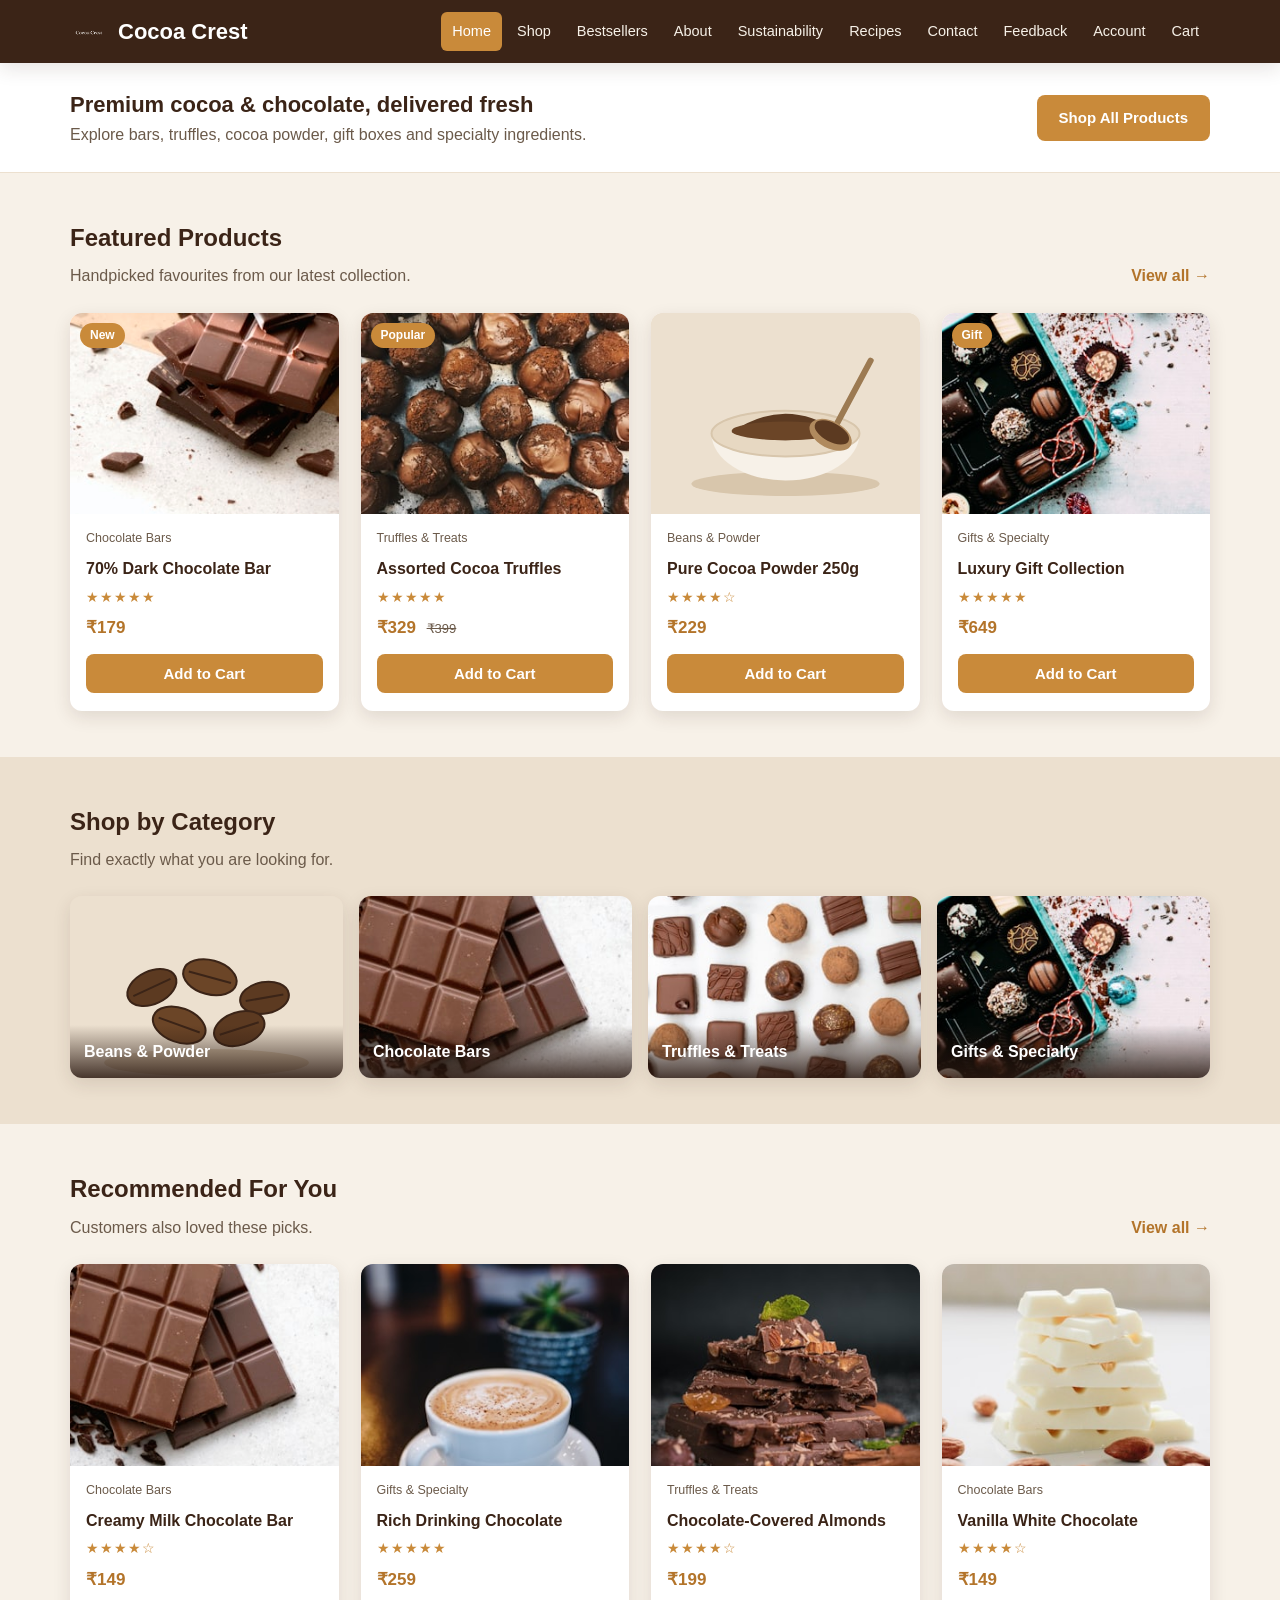
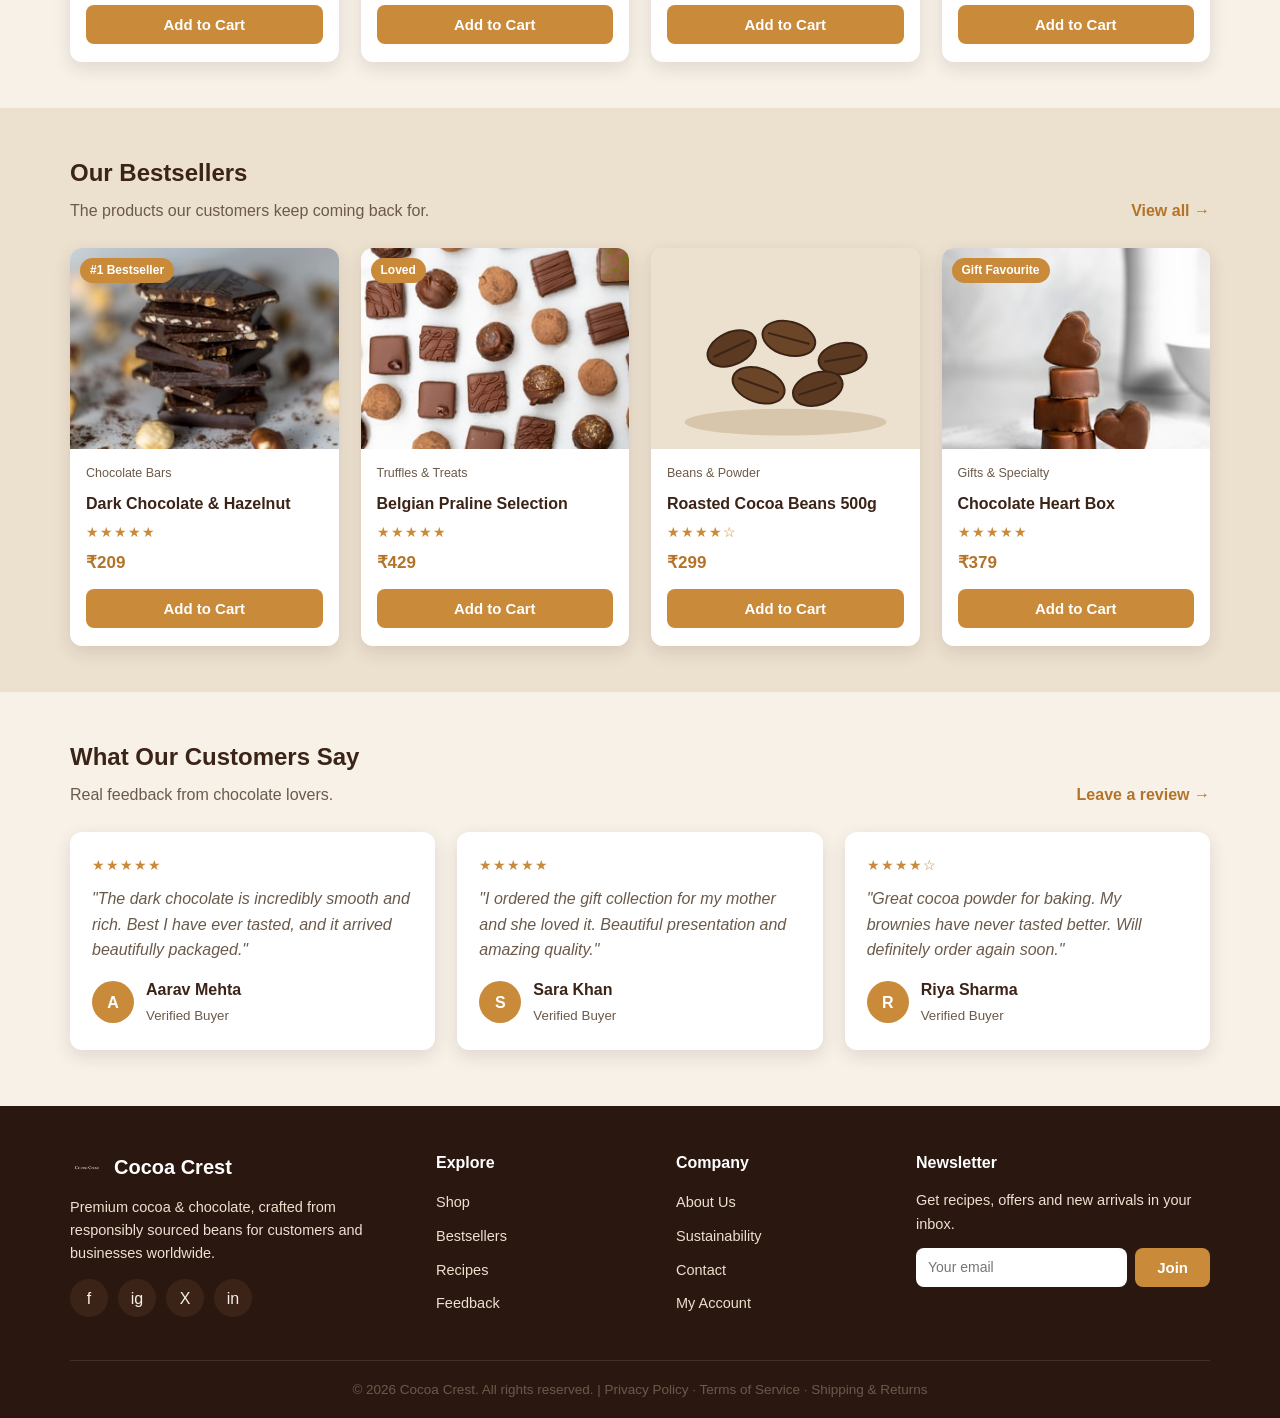
<file: index.html>
<!DOCTYPE html>
<html lang="en">
<head>
  <meta charset="UTF-8">
  <meta name="viewport" content="width=device-width, initial-scale=1.0">
  <title>Cocoa Crest | Premium Cocoa &amp; Chocolate</title>
  <meta name="description" content="Premium cocoa and chocolate products - bars, truffles, cocoa powder and gifts.">
  <link rel="stylesheet" href="style.css">
</head>
<body>

  <header class="site-header">
    <div class="nav-inner">
      <a href="index.html" class="brand"><img src="images/logo-icon.png" alt="Cocoa Crest" class="brand-logo"> Cocoa Crest</a>
      <button class="nav-toggle" aria-label="Toggle navigation">&#9776;</button>
      <ul class="nav-links">
        <li><a href="index.html">Home</a></li>
        <li><a href="shop.html">Shop</a></li>
        <li><a href="bestsellers.html">Bestsellers</a></li>
        <li><a href="about.html">About</a></li>
        <li><a href="sustainability.html">Sustainability</a></li>
        <li><a href="recipes.html">Recipes</a></li>
        <li><a href="contact.html">Contact</a></li>
        <li><a href="feedback.html">Feedback</a></li>
        <li><a href="account.html">Account</a></li>
        <li><a href="cart.html">Cart <span class="badge cart-count">0</span></a></li>
      </ul>
    </div>
  </header>

  <section class="intro-strip">
    <div class="container">
      <div>
        <h2>Premium cocoa &amp; chocolate, delivered fresh</h2>
        <p class="muted">Explore bars, truffles, cocoa powder, gift boxes and specialty ingredients.</p>
      </div>
      <a href="shop.html" class="btn">Shop All Products</a>
    </div>
  </section>

  <section class="section">
    <div class="container">
      <div class="section-head">
        <div>
          <h2 class="section-title">Featured Products</h2>
          <p>Handpicked favourites from our latest collection.</p>
        </div>
        <a href="shop.html">View all &rarr;</a>
      </div>
      <div class="product-grid">

        <article class="card">
          <div class="thumb"><span class="tag">New</span><img src="images/dark-choco-bar.jpg" alt="70% Dark Chocolate Bar"></div>
          <div class="card-body">
            <span class="cat">Chocolate Bars</span>
            <h3>70% Dark Chocolate Bar</h3>
            <div class="rating">&#9733;&#9733;&#9733;&#9733;&#9733;</div>
            <div class="price">₹179</div>
            <button class="btn btn-block" data-add data-id="dark-bar" data-name="70% Dark Chocolate Bar" data-price="179" data-img="images/dark-choco-bar.jpg">Add to Cart</button>
          </div>
        </article>

        <article class="card">
          <div class="thumb"><span class="tag">Popular</span><img src="images/truffles.jpg" alt="Assorted Cocoa Truffles"></div>
          <div class="card-body">
            <span class="cat">Truffles & Treats</span>
            <h3>Assorted Cocoa Truffles</h3>
            <div class="rating">&#9733;&#9733;&#9733;&#9733;&#9733;</div>
            <div class="price">₹329 <small>₹399</small></div>
            <button class="btn btn-block" data-add data-id="truffles" data-name="Assorted Cocoa Truffles" data-price="329" data-img="images/truffles.jpg">Add to Cart</button>
          </div>
        </article>

        <article class="card">
          <div class="thumb"><img src="images/cocoa-powder.svg" alt="Pure Cocoa Powder 250g"></div>
          <div class="card-body">
            <span class="cat">Beans & Powder</span>
            <h3>Pure Cocoa Powder 250g</h3>
            <div class="rating">&#9733;&#9733;&#9733;&#9733;&#9734;</div>
            <div class="price">₹229</div>
            <button class="btn btn-block" data-add data-id="cocoa-powder" data-name="Pure Cocoa Powder 250g" data-price="229" data-img="images/cocoa-powder.svg">Add to Cart</button>
          </div>
        </article>

        <article class="card">
          <div class="thumb"><span class="tag">Gift</span><img src="images/gift-box.jpg" alt="Luxury Gift Collection"></div>
          <div class="card-body">
            <span class="cat">Gifts & Specialty</span>
            <h3>Luxury Gift Collection</h3>
            <div class="rating">&#9733;&#9733;&#9733;&#9733;&#9733;</div>
            <div class="price">₹649</div>
            <button class="btn btn-block" data-add data-id="gift-box" data-name="Luxury Gift Collection" data-price="649" data-img="images/gift-box.jpg">Add to Cart</button>
          </div>
        </article>

      </div>
    </div>
  </section>

  <section class="section section-alt">
    <div class="container">
      <div class="section-head">
        <div>
          <h2 class="section-title">Shop by Category</h2>
          <p>Find exactly what you are looking for.</p>
        </div>
      </div>
      <div class="cat-grid">
        <a href="shop.html" class="cat-tile"><img src="images/cocoa-beans.svg" alt="Beans and powder"><span>Beans &amp; Powder</span></a>
        <a href="shop.html" class="cat-tile"><img src="images/milk-choco-bar.jpg" alt="Chocolate bars"><span>Chocolate Bars</span></a>
        <a href="shop.html" class="cat-tile"><img src="images/pralines.jpg" alt="Truffles and treats"><span>Truffles &amp; Treats</span></a>
        <a href="shop.html" class="cat-tile"><img src="images/gift-box.jpg" alt="Gifts and specialty"><span>Gifts &amp; Specialty</span></a>
      </div>
    </div>
  </section>

  <section class="section">
    <div class="container">
      <div class="section-head">
        <div>
          <h2 class="section-title">Recommended For You</h2>
          <p>Customers also loved these picks.</p>
        </div>
        <a href="shop.html">View all &rarr;</a>
      </div>
      <div class="product-grid">

        <article class="card">
          <div class="thumb"><img src="images/milk-choco-bar.jpg" alt="Creamy Milk Chocolate Bar"></div>
          <div class="card-body">
            <span class="cat">Chocolate Bars</span>
            <h3>Creamy Milk Chocolate Bar</h3>
            <div class="rating">&#9733;&#9733;&#9733;&#9733;&#9734;</div>
            <div class="price">₹149</div>
            <button class="btn btn-block" data-add data-id="milk-bar" data-name="Creamy Milk Chocolate Bar" data-price="149" data-img="images/milk-choco-bar.jpg">Add to Cart</button>
          </div>
        </article>

        <article class="card">
          <div class="thumb"><img src="images/hot-choco.jpg" alt="Rich Drinking Chocolate"></div>
          <div class="card-body">
            <span class="cat">Gifts & Specialty</span>
            <h3>Rich Drinking Chocolate</h3>
            <div class="rating">&#9733;&#9733;&#9733;&#9733;&#9733;</div>
            <div class="price">₹259</div>
            <button class="btn btn-block" data-add data-id="drinking-choc" data-name="Rich Drinking Chocolate" data-price="259" data-img="images/hot-choco.jpg">Add to Cart</button>
          </div>
        </article>

        <article class="card">
          <div class="thumb"><img src="images/choco-almonds.jpg" alt="Chocolate-Covered Almonds"></div>
          <div class="card-body">
            <span class="cat">Truffles & Treats</span>
            <h3>Chocolate-Covered Almonds</h3>
            <div class="rating">&#9733;&#9733;&#9733;&#9733;&#9734;</div>
            <div class="price">₹199</div>
            <button class="btn btn-block" data-add data-id="choc-almonds" data-name="Chocolate-Covered Almonds" data-price="199" data-img="images/choco-almonds.jpg">Add to Cart</button>
          </div>
        </article>

        <article class="card">
          <div class="thumb"><img src="images/white-chocolate.jpg" alt="Vanilla White Chocolate"></div>
          <div class="card-body">
            <span class="cat">Chocolate Bars</span>
            <h3>Vanilla White Chocolate</h3>
            <div class="rating">&#9733;&#9733;&#9733;&#9733;&#9734;</div>
            <div class="price">₹149</div>
            <button class="btn btn-block" data-add data-id="white-bar" data-name="Vanilla White Chocolate" data-price="149" data-img="images/white-chocolate.jpg">Add to Cart</button>
          </div>
        </article>

      </div>
    </div>
  </section>

  <section class="section section-alt">
    <div class="container">
      <div class="section-head">
        <div>
          <h2 class="section-title">Our Bestsellers</h2>
          <p>The products our customers keep coming back for.</p>
        </div>
        <a href="bestsellers.html">View all &rarr;</a>
      </div>
      <div class="product-grid">

        <article class="card">
          <div class="thumb"><span class="tag">#1 Bestseller</span><img src="images/dark-hazelnut.jpg" alt="Dark Chocolate & Hazelnut"></div>
          <div class="card-body">
            <span class="cat">Chocolate Bars</span>
            <h3>Dark Chocolate & Hazelnut</h3>
            <div class="rating">&#9733;&#9733;&#9733;&#9733;&#9733;</div>
            <div class="price">₹209</div>
            <button class="btn btn-block" data-add data-id="dark-hazelnut" data-name="Dark Chocolate & Hazelnut" data-price="209" data-img="images/dark-hazelnut.jpg">Add to Cart</button>
          </div>
        </article>

        <article class="card">
          <div class="thumb"><span class="tag">Loved</span><img src="images/pralines.jpg" alt="Belgian Praline Selection"></div>
          <div class="card-body">
            <span class="cat">Truffles & Treats</span>
            <h3>Belgian Praline Selection</h3>
            <div class="rating">&#9733;&#9733;&#9733;&#9733;&#9733;</div>
            <div class="price">₹429</div>
            <button class="btn btn-block" data-add data-id="pralines" data-name="Belgian Praline Selection" data-price="429" data-img="images/pralines.jpg">Add to Cart</button>
          </div>
        </article>

        <article class="card">
          <div class="thumb"><img src="images/cocoa-beans.svg" alt="Roasted Cocoa Beans 500g"></div>
          <div class="card-body">
            <span class="cat">Beans & Powder</span>
            <h3>Roasted Cocoa Beans 500g</h3>
            <div class="rating">&#9733;&#9733;&#9733;&#9733;&#9734;</div>
            <div class="price">₹299</div>
            <button class="btn btn-block" data-add data-id="cocoa-beans" data-name="Roasted Cocoa Beans 500g" data-price="299" data-img="images/cocoa-beans.svg">Add to Cart</button>
          </div>
        </article>

        <article class="card">
          <div class="thumb"><span class="tag">Gift Favourite</span><img src="images/choco-hearts.jpg" alt="Chocolate Heart Box"></div>
          <div class="card-body">
            <span class="cat">Gifts & Specialty</span>
            <h3>Chocolate Heart Box</h3>
            <div class="rating">&#9733;&#9733;&#9733;&#9733;&#9733;</div>
            <div class="price">₹379</div>
            <button class="btn btn-block" data-add data-id="choc-hearts" data-name="Chocolate Heart Box" data-price="379" data-img="images/choco-hearts.jpg">Add to Cart</button>
          </div>
        </article>

      </div>
    </div>
  </section>

  <section class="section">
    <div class="container">
      <div class="section-head">
        <div>
          <h2 class="section-title">What Our Customers Say</h2>
          <p>Real feedback from chocolate lovers.</p>
        </div>
        <a href="feedback.html">Leave a review &rarr;</a>
      </div>
      <div class="review-grid">

        <div class="review">
          <div class="rating">&#9733;&#9733;&#9733;&#9733;&#9733;</div>
          <p>"The dark chocolate is incredibly smooth and rich. Best I have ever tasted, and it arrived beautifully packaged."</p>
          <div class="who"><div class="avatar">A</div><div><strong>Aarav Mehta</strong><small>Verified Buyer</small></div></div>
        </div>

        <div class="review">
          <div class="rating">&#9733;&#9733;&#9733;&#9733;&#9733;</div>
          <p>"I ordered the gift collection for my mother and she loved it. Beautiful presentation and amazing quality."</p>
          <div class="who"><div class="avatar">S</div><div><strong>Sara Khan</strong><small>Verified Buyer</small></div></div>
        </div>

        <div class="review">
          <div class="rating">&#9733;&#9733;&#9733;&#9733;&#9734;</div>
          <p>"Great cocoa powder for baking. My brownies have never tasted better. Will definitely order again soon."</p>
          <div class="who"><div class="avatar">R</div><div><strong>Riya Sharma</strong><small>Verified Buyer</small></div></div>
        </div>

      </div>
    </div>
  </section>

  <footer class="site-footer">
    <div class="container">
      <div class="footer-grid">
        <div>
          <div class="footer-brand"><img src="images/logo-icon.png" alt="Cocoa Crest" class="brand-logo"> Cocoa Crest</div>
          <p>Premium cocoa &amp; chocolate, crafted from responsibly sourced beans for customers and businesses worldwide.</p>
          <div class="socials">
            <a href="#" aria-label="Facebook">f</a>
            <a href="#" aria-label="Instagram">ig</a>
            <a href="#" aria-label="X">X</a>
            <a href="#" aria-label="LinkedIn">in</a>
          </div>
        </div>
        <div>
          <h4>Explore</h4>
          <ul>
            <li><a href="shop.html">Shop</a></li>
            <li><a href="bestsellers.html">Bestsellers</a></li>
            <li><a href="recipes.html">Recipes</a></li>
            <li><a href="feedback.html">Feedback</a></li>
          </ul>
        </div>
        <div>
          <h4>Company</h4>
          <ul>
            <li><a href="about.html">About Us</a></li>
            <li><a href="sustainability.html">Sustainability</a></li>
            <li><a href="contact.html">Contact</a></li>
            <li><a href="account.html">My Account</a></li>
          </ul>
        </div>
        <div>
          <h4>Newsletter</h4>
          <p>Get recipes, offers and new arrivals in your inbox.</p>
          <form data-demo data-msg="Thanks for subscribing!">
            <div class="newsletter">
              <input type="email" placeholder="Your email" required>
              <button class="btn" type="submit">Join</button>
            </div>
            <div class="form-msg">Thanks for subscribing!</div>
          </form>
        </div>
      </div>
      <div class="footer-bottom">&copy; 2026 Cocoa Crest. All rights reserved. | <a href="#">Privacy Policy</a> &middot; <a href="#">Terms of Service</a> &middot; <a href="#">Shipping &amp; Returns</a></div>
    </div>
  </footer>

  <script src="script.js"></script>
</body>
</html>
</file>
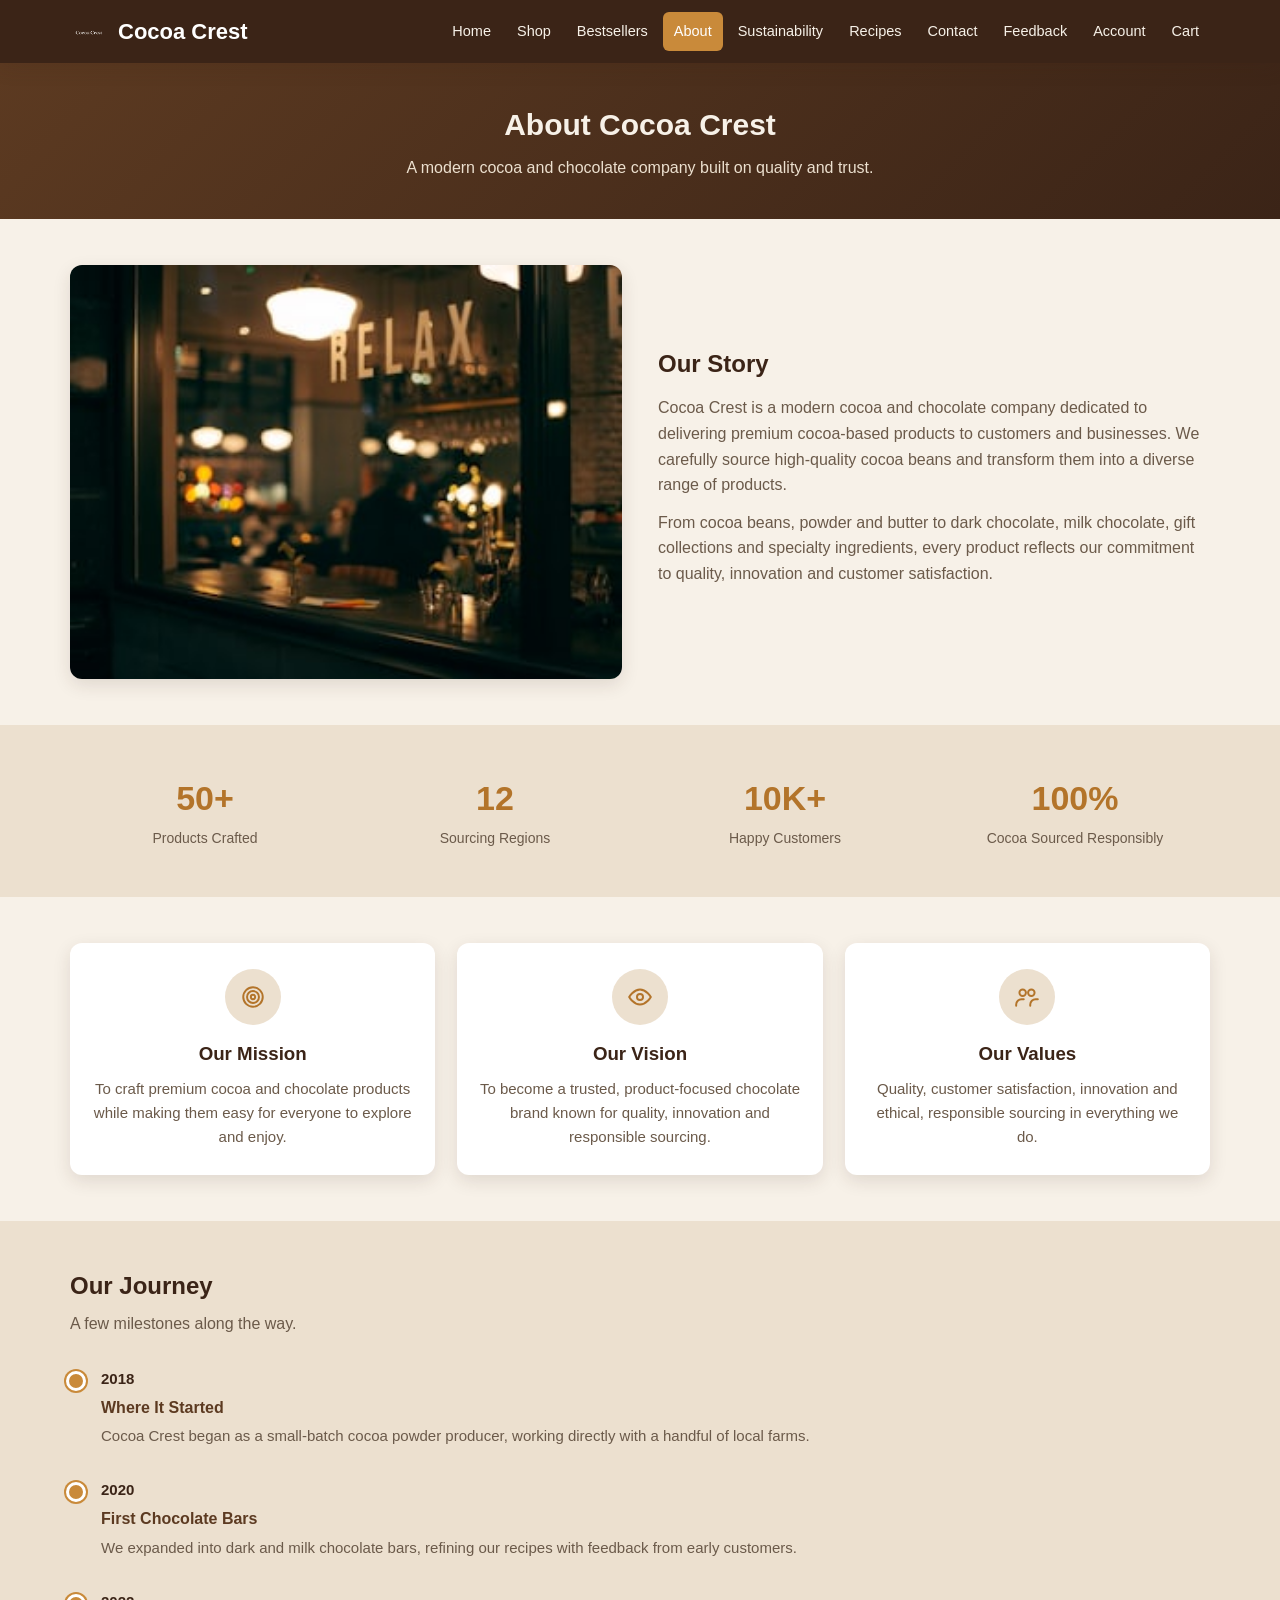
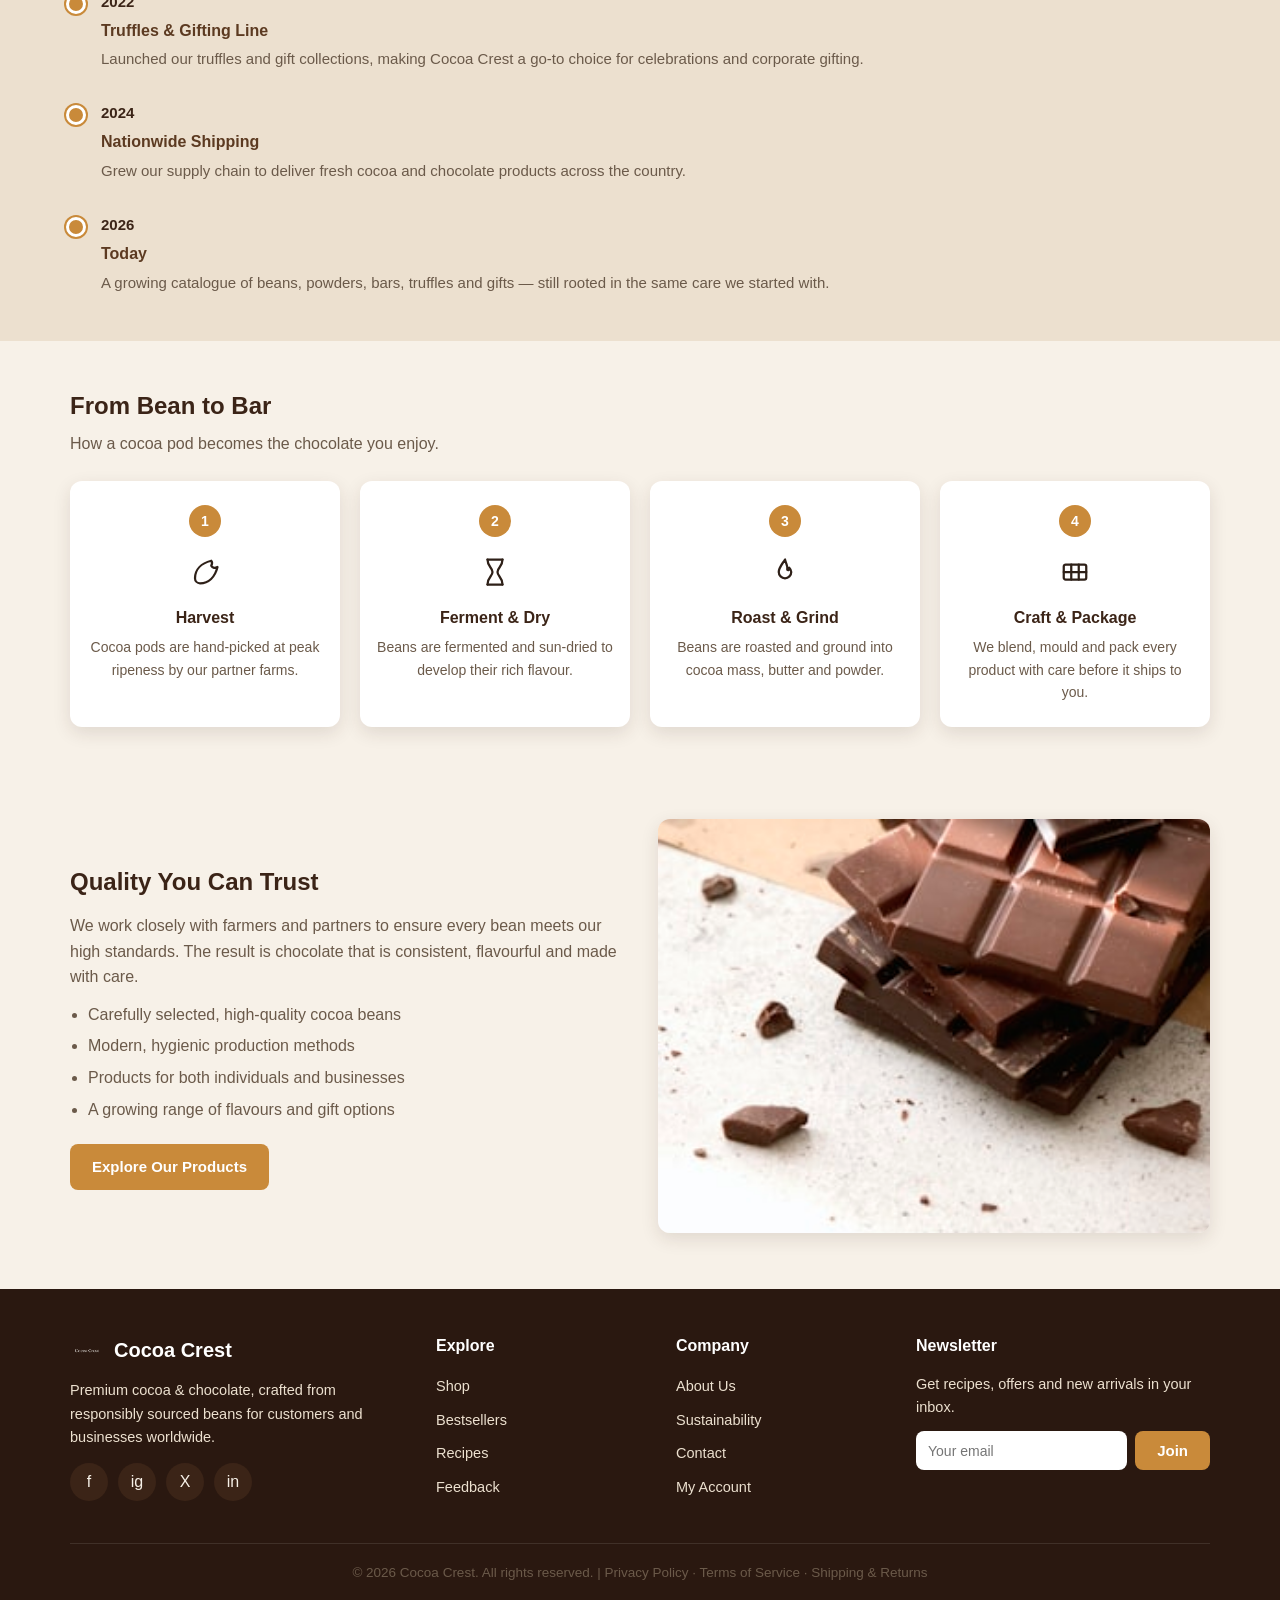
<file: about.html>
<!DOCTYPE html>
<html lang="en">
<head>
  <meta charset="UTF-8">
  <meta name="viewport" content="width=device-width, initial-scale=1.0">
  <title>About | Cocoa Crest</title>
  <meta name="description" content="Learn about Cocoa Crest, our story, mission and values.">
  <link rel="stylesheet" href="style.css">
</head>
<body>

  <header class="site-header">
    <div class="nav-inner">
      <a href="index.html" class="brand"><img src="images/logo-icon.png" alt="Cocoa Crest" class="brand-logo"> Cocoa Crest</a>
      <button class="nav-toggle" aria-label="Toggle navigation">&#9776;</button>
      <ul class="nav-links">
        <li><a href="index.html">Home</a></li>
        <li><a href="shop.html">Shop</a></li>
        <li><a href="bestsellers.html">Bestsellers</a></li>
        <li><a href="about.html">About</a></li>
        <li><a href="sustainability.html">Sustainability</a></li>
        <li><a href="recipes.html">Recipes</a></li>
        <li><a href="contact.html">Contact</a></li>
        <li><a href="feedback.html">Feedback</a></li>
        <li><a href="account.html">Account</a></li>
        <li><a href="cart.html">Cart <span class="badge cart-count">0</span></a></li>
      </ul>
    </div>
  </header>

  <section class="page-head">
    <div class="container">
      <h1>About Cocoa Crest</h1>
      <p>A modern cocoa and chocolate company built on quality and trust.</p>
    </div>
  </section>

  <section class="section">
    <div class="container">
      <div class="split">
        <div class="img-col"><img src="images/cafe-relax.jpg" alt="Cocoa Crest store"></div>
        <div>
          <h2>Our Story</h2>
          <p>Cocoa Crest is a modern cocoa and chocolate company dedicated to delivering premium cocoa-based products to customers and businesses. We carefully source high-quality cocoa beans and transform them into a diverse range of products.</p>
          <p>From cocoa beans, powder and butter to dark chocolate, milk chocolate, gift collections and specialty ingredients, every product reflects our commitment to quality, innovation and customer satisfaction.</p>
        </div>
      </div>
    </div>
  </section>

  <section class="section section-alt">
    <div class="container">
      <div class="stats-strip">
        <div><span class="stat-num">50+</span><span class="stat-label">Products Crafted</span></div>
        <div><span class="stat-num">12</span><span class="stat-label">Sourcing Regions</span></div>
        <div><span class="stat-num">10K+</span><span class="stat-label">Happy Customers</span></div>
        <div><span class="stat-num">100%</span><span class="stat-label">Cocoa Sourced Responsibly</span></div>
      </div>
    </div>
  </section>

  <section class="section">
    <div class="container">
      <div class="feature-grid">
        <div class="feature"><div class="icon"><svg class="icon-svg" width="1em" height="1em" viewBox="0 0 24 24" fill="none" stroke="currentColor" stroke-width="1.8" stroke-linecap="round" stroke-linejoin="round" ><circle cx="12" cy="12" r="9"/><circle cx="12" cy="12" r="5.5"/><circle cx="12" cy="12" r="2"/></svg></div><h3>Our Mission</h3><p>To craft premium cocoa and chocolate products while making them easy for everyone to explore and enjoy.</p></div>
        <div class="feature"><div class="icon"><svg class="icon-svg" width="1em" height="1em" viewBox="0 0 24 24" fill="none" stroke="currentColor" stroke-width="1.8" stroke-linecap="round" stroke-linejoin="round" ><path d="M2 12s4-7 10-7 10 7 10 7-4 7-10 7-10-7-10-7z"/><circle cx="12" cy="12" r="2.8"/></svg></div><h3>Our Vision</h3><p>To become a trusted, product-focused chocolate brand known for quality, innovation and responsible sourcing.</p></div>
        <div class="feature"><div class="icon"><svg class="icon-svg" width="1em" height="1em" viewBox="0 0 24 24" fill="none" stroke="currentColor" stroke-width="1.8" stroke-linecap="round" stroke-linejoin="round" ><circle cx="8" cy="8" r="3"/><circle cx="16" cy="8" r="3"/><path d="M2 20v-1a5 5 0 0 1 5-5h2"/><path d="M15 20v-1a5 5 0 0 1 5-5h2"/></svg></div><h3>Our Values</h3><p>Quality, customer satisfaction, innovation and ethical, responsible sourcing in everything we do.</p></div>
      </div>
    </div>
  </section>

  <section class="section section-alt">
    <div class="container">
      <div class="section-head">
        <div>
          <h2 class="section-title">Our Journey</h2>
          <p>A few milestones along the way.</p>
        </div>
      </div>
      <div class="timeline">
        <div class="timeline-item">
          <div class="year">2018</div>
          <h4>Where It Started</h4>
          <p>Cocoa Crest began as a small-batch cocoa powder producer, working directly with a handful of local farms.</p>
        </div>
        <div class="timeline-item">
          <div class="year">2020</div>
          <h4>First Chocolate Bars</h4>
          <p>We expanded into dark and milk chocolate bars, refining our recipes with feedback from early customers.</p>
        </div>
        <div class="timeline-item">
          <div class="year">2022</div>
          <h4>Truffles &amp; Gifting Line</h4>
          <p>Launched our truffles and gift collections, making Cocoa Crest a go-to choice for celebrations and corporate gifting.</p>
        </div>
        <div class="timeline-item">
          <div class="year">2024</div>
          <h4>Nationwide Shipping</h4>
          <p>Grew our supply chain to deliver fresh cocoa and chocolate products across the country.</p>
        </div>
        <div class="timeline-item">
          <div class="year">2026</div>
          <h4>Today</h4>
          <p>A growing catalogue of beans, powders, bars, truffles and gifts &mdash; still rooted in the same care we started with.</p>
        </div>
      </div>
    </div>
  </section>

  <section class="section">
    <div class="container">
      <div class="section-head">
        <div>
          <h2 class="section-title">From Bean to Bar</h2>
          <p>How a cocoa pod becomes the chocolate you enjoy.</p>
        </div>
      </div>
      <div class="process-steps">
        <div class="process-step">
          <div class="step-num">1</div>
          <div class="icon"><svg class="icon-svg" width="1em" height="1em" viewBox="0 0 24 24" fill="none" stroke="currentColor" stroke-width="1.8" stroke-linecap="round" stroke-linejoin="round" ><path d="M17 3C9 5 4 10 4 17a4 4 0 0 0 4 4c7 0 12-5 14-13-2 1-4 1-5-1 1-2 1-3 0-4z"/></svg></div>
          <h4>Harvest</h4>
          <p>Cocoa pods are hand-picked at peak ripeness by our partner farms.</p>
        </div>
        <div class="process-step">
          <div class="step-num">2</div>
          <div class="icon"><svg class="icon-svg" width="1em" height="1em" viewBox="0 0 24 24" fill="none" stroke="currentColor" stroke-width="1.8" stroke-linecap="round" stroke-linejoin="round"><path d="M6 2h12"/><path d="M6 22h12"/><path d="M6 2c0 6 4 6.5 4 10s-4 4-4 10"/><path d="M18 2c0 6-4 6.5-4 10s4 4 4 10"/></svg></div>
          <h4>Ferment &amp; Dry</h4>
          <p>Beans are fermented and sun-dried to develop their rich flavour.</p>
        </div>
        <div class="process-step">
          <div class="step-num">3</div>
          <div class="icon"><svg class="icon-svg" width="1em" height="1em" viewBox="0 0 24 24" fill="none" stroke="currentColor" stroke-width="1.8" stroke-linecap="round" stroke-linejoin="round" ><path d="M12 2C9.5 6 7 8.7 7 12a5 5 0 0 0 10 0c0-1.6-.8-2.6-1.6-3.4.3 1.6-.8 2.4-1.6 1.6.8-2.4-.8-4-1.8-8.2z"/></svg></div>
          <h4>Roast &amp; Grind</h4>
          <p>Beans are roasted and ground into cocoa mass, butter and powder.</p>
        </div>
        <div class="process-step">
          <div class="step-num">4</div>
          <div class="icon"><svg class="icon-svg" width="1em" height="1em" viewBox="0 0 24 24" fill="none" stroke="currentColor" stroke-width="1.8" stroke-linecap="round" stroke-linejoin="round" ><rect x="3" y="6" width="18" height="12" rx="1.5"/><line x1="9" y1="6" x2="9" y2="18"/><line x1="15" y1="6" x2="15" y2="18"/><line x1="3" y1="12" x2="21" y2="12"/></svg></div>
          <h4>Craft &amp; Package</h4>
          <p>We blend, mould and pack every product with care before it ships to you.</p>
        </div>
      </div>
    </div>
  </section>

  <section class="section">
    <div class="container">
      <div class="split reverse">
        <div>
          <h2>Quality You Can Trust</h2>
          <p>We work closely with farmers and partners to ensure every bean meets our high standards. The result is chocolate that is consistent, flavourful and made with care.</p>
          <ul>
            <li>Carefully selected, high-quality cocoa beans</li>
            <li>Modern, hygienic production methods</li>
            <li>Products for both individuals and businesses</li>
            <li>A growing range of flavours and gift options</li>
          </ul>
          <a href="shop.html" class="btn mt-1">Explore Our Products</a>
        </div>
        <div class="img-col"><img src="images/dark-choco-bar.jpg" alt="Quality chocolate"></div>
      </div>
    </div>
  </section>

  <footer class="site-footer">
    <div class="container">
      <div class="footer-grid">
        <div>
          <div class="footer-brand"><img src="images/logo-icon.png" alt="Cocoa Crest" class="brand-logo"> Cocoa Crest</div>
          <p>Premium cocoa &amp; chocolate, crafted from responsibly sourced beans for customers and businesses worldwide.</p>
          <div class="socials">
            <a href="#" aria-label="Facebook">f</a>
            <a href="#" aria-label="Instagram">ig</a>
            <a href="#" aria-label="X">X</a>
            <a href="#" aria-label="LinkedIn">in</a>
          </div>
        </div>
        <div>
          <h4>Explore</h4>
          <ul>
            <li><a href="shop.html">Shop</a></li>
            <li><a href="bestsellers.html">Bestsellers</a></li>
            <li><a href="recipes.html">Recipes</a></li>
            <li><a href="feedback.html">Feedback</a></li>
          </ul>
        </div>
        <div>
          <h4>Company</h4>
          <ul>
            <li><a href="about.html">About Us</a></li>
            <li><a href="sustainability.html">Sustainability</a></li>
            <li><a href="contact.html">Contact</a></li>
            <li><a href="account.html">My Account</a></li>
          </ul>
        </div>
        <div>
          <h4>Newsletter</h4>
          <p>Get recipes, offers and new arrivals in your inbox.</p>
          <form data-demo data-msg="Thanks for subscribing!">
            <div class="newsletter">
              <input type="email" placeholder="Your email" required>
              <button class="btn" type="submit">Join</button>
            </div>
            <div class="form-msg">Thanks for subscribing!</div>
          </form>
        </div>
      </div>
      <div class="footer-bottom">&copy; 2026 Cocoa Crest. All rights reserved. | <a href="#">Privacy Policy</a> &middot; <a href="#">Terms of Service</a> &middot; <a href="#">Shipping &amp; Returns</a></div>
    </div>
  </footer>

  <script src="script.js"></script>
</body>
</html>
</file>
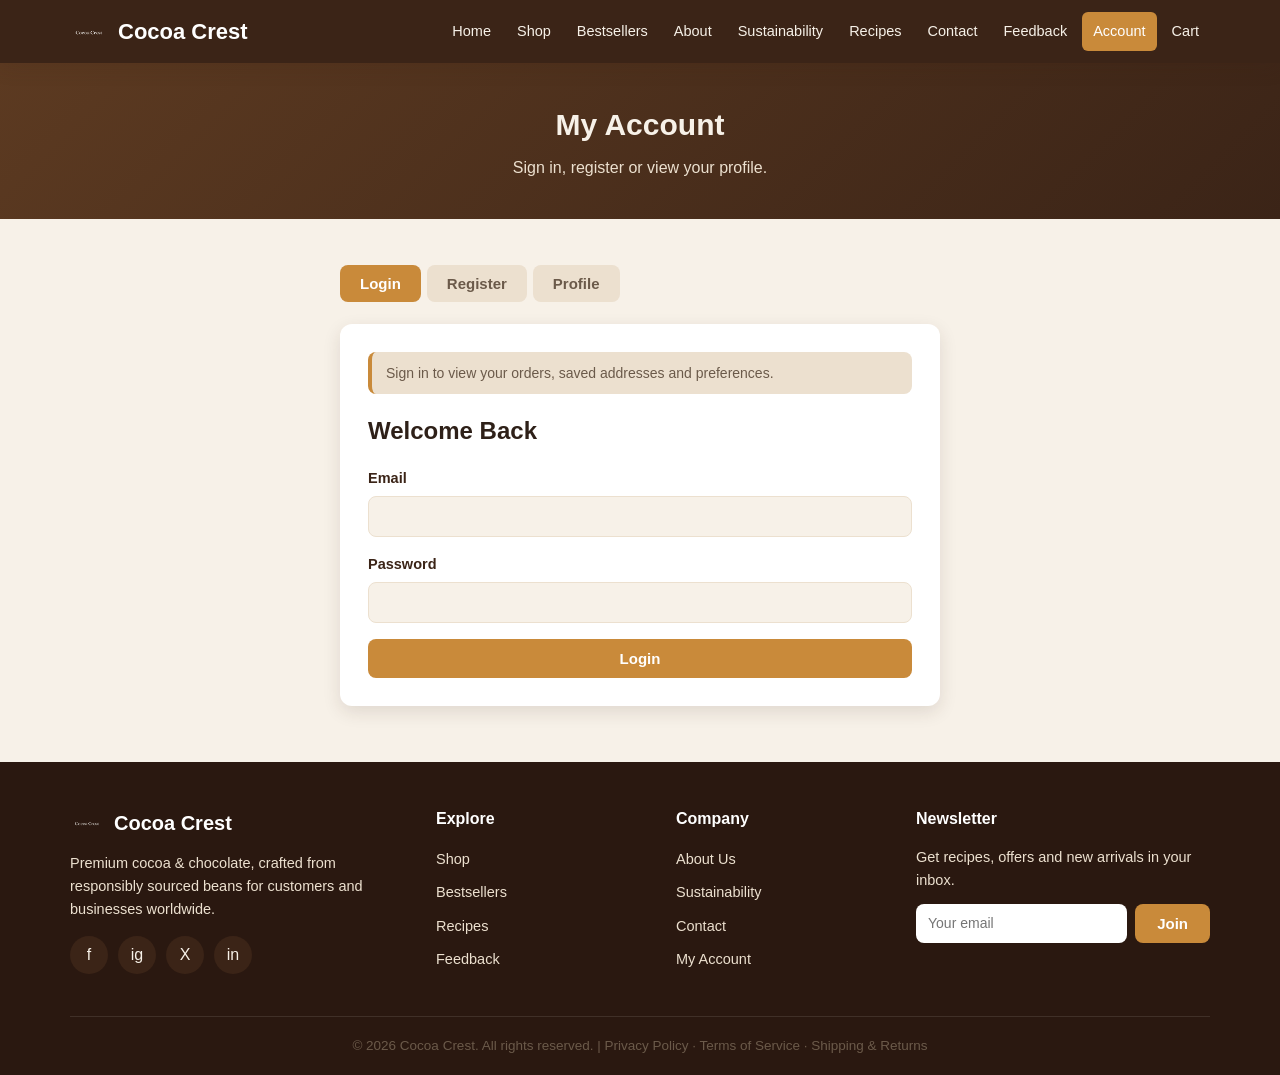
<file: account.html>
<!DOCTYPE html>
<html lang="en">
<head>
  <meta charset="UTF-8">
  <meta name="viewport" content="width=device-width, initial-scale=1.0">
  <title>Account | Cocoa Crest</title>
  <meta name="description" content="Login, register or manage your Cocoa Crest profile.">
  <link rel="stylesheet" href="style.css">
</head>
<body>

  <header class="site-header">
    <div class="nav-inner">
      <a href="index.html" class="brand"><img src="images/logo-icon.png" alt="Cocoa Crest" class="brand-logo"> Cocoa Crest</a>
      <button class="nav-toggle" aria-label="Toggle navigation">&#9776;</button>
      <ul class="nav-links">
        <li><a href="index.html">Home</a></li>
        <li><a href="shop.html">Shop</a></li>
        <li><a href="bestsellers.html">Bestsellers</a></li>
        <li><a href="about.html">About</a></li>
        <li><a href="sustainability.html">Sustainability</a></li>
        <li><a href="recipes.html">Recipes</a></li>
        <li><a href="contact.html">Contact</a></li>
        <li><a href="feedback.html">Feedback</a></li>
        <li><a href="account.html">Account</a></li>
        <li><a href="cart.html">Cart <span class="badge cart-count">0</span></a></li>
      </ul>
    </div>
  </header>

  <section class="page-head">
    <div class="container">
      <h1>My Account</h1>
      <p>Sign in, register or view your profile.</p>
    </div>
  </section>

  <section class="section">
    <div class="container" style="max-width:640px;">
      <div class="tabs">
        <button class="tab-btn active" data-tab="login">Login</button>
        <button class="tab-btn" data-tab="register">Register</button>
        <button class="tab-btn" data-tab="profile">Profile</button>
      </div>

      <div class="form-card">
        <div class="form-note">Sign in to view your orders, saved addresses and preferences.</div>

        <div class="tab-panel active" id="login">
          <h2 style="margin-bottom:16px;">Welcome Back</h2>
          <form data-demo data-msg="Welcome back!">
            <div class="form-row"><label>Email</label><input type="email" required></div>
            <div class="form-row"><label>Password</label><input type="password" required></div>
            <button class="btn btn-block" type="submit">Login</button>
            <div class="form-msg">Welcome back!</div>
          </form>
        </div>

        <div class="tab-panel" id="register">
          <h2 style="margin-bottom:16px;">Create Account</h2>
          <form data-demo data-msg="Account created successfully!">
            <div class="form-grid-2">
              <div class="form-row"><label>First Name</label><input type="text" required></div>
              <div class="form-row"><label>Last Name</label><input type="text" required></div>
            </div>
            <div class="form-row"><label>Email</label><input type="email" required></div>
            <div class="form-row"><label>Password</label><input type="password" required></div>
            <div class="form-row"><label>Confirm Password</label><input type="password" required></div>
            <button class="btn btn-block" type="submit">Register</button>
            <div class="form-msg">Account created successfully!</div>
          </form>
        </div>

        <div class="tab-panel" id="profile">
          <h2 style="margin-bottom:16px;">Your Profile</h2>
          <div style="display:flex;align-items:center;gap:16px;margin-bottom:20px;">
            <div class="avatar" style="width:64px;height:64px;font-size:24px;background:var(--caramel);color:#fff;border-radius:50%;display:grid;place-items:center;font-weight:700;">G</div>
            <div><strong style="color:var(--cocoa-dark);font-size:18px;">Guest User</strong><br><span class="muted">guest@cocoacrest.example</span></div>
          </div>
          <form data-demo data-msg="Profile saved successfully!">
            <div class="form-row"><label>Full Name</label><input type="text" value="Guest User"></div>
            <div class="form-row"><label>Email</label><input type="email" value="guest@cocoacrest.example"></div>
            <div class="form-row"><label>Phone</label><input type="text" placeholder="Add phone number"></div>
            <div class="form-row"><label>Delivery Address</label><textarea placeholder="Add your address"></textarea></div>
            <button class="btn btn-block" type="submit">Save Changes</button>
            <div class="form-msg">Profile saved successfully!</div>
          </form>
        </div>
      </div>
    </div>
  </section>

  <footer class="site-footer">
    <div class="container">
      <div class="footer-grid">
        <div>
          <div class="footer-brand"><img src="images/logo-icon.png" alt="Cocoa Crest" class="brand-logo"> Cocoa Crest</div>
          <p>Premium cocoa &amp; chocolate, crafted from responsibly sourced beans for customers and businesses worldwide.</p>
          <div class="socials">
            <a href="#" aria-label="Facebook">f</a>
            <a href="#" aria-label="Instagram">ig</a>
            <a href="#" aria-label="X">X</a>
            <a href="#" aria-label="LinkedIn">in</a>
          </div>
        </div>
        <div>
          <h4>Explore</h4>
          <ul>
            <li><a href="shop.html">Shop</a></li>
            <li><a href="bestsellers.html">Bestsellers</a></li>
            <li><a href="recipes.html">Recipes</a></li>
            <li><a href="feedback.html">Feedback</a></li>
          </ul>
        </div>
        <div>
          <h4>Company</h4>
          <ul>
            <li><a href="about.html">About Us</a></li>
            <li><a href="sustainability.html">Sustainability</a></li>
            <li><a href="contact.html">Contact</a></li>
            <li><a href="account.html">My Account</a></li>
          </ul>
        </div>
        <div>
          <h4>Newsletter</h4>
          <p>Get recipes, offers and new arrivals in your inbox.</p>
          <form data-demo data-msg="Thanks for subscribing!">
            <div class="newsletter">
              <input type="email" placeholder="Your email" required>
              <button class="btn" type="submit">Join</button>
            </div>
            <div class="form-msg">Thanks for subscribing!</div>
          </form>
        </div>
      </div>
      <div class="footer-bottom">&copy; 2026 Cocoa Crest. All rights reserved. | <a href="#">Privacy Policy</a> &middot; <a href="#">Terms of Service</a> &middot; <a href="#">Shipping &amp; Returns</a></div>
    </div>
  </footer>

  <script src="script.js"></script>
</body>
</html>
</file>
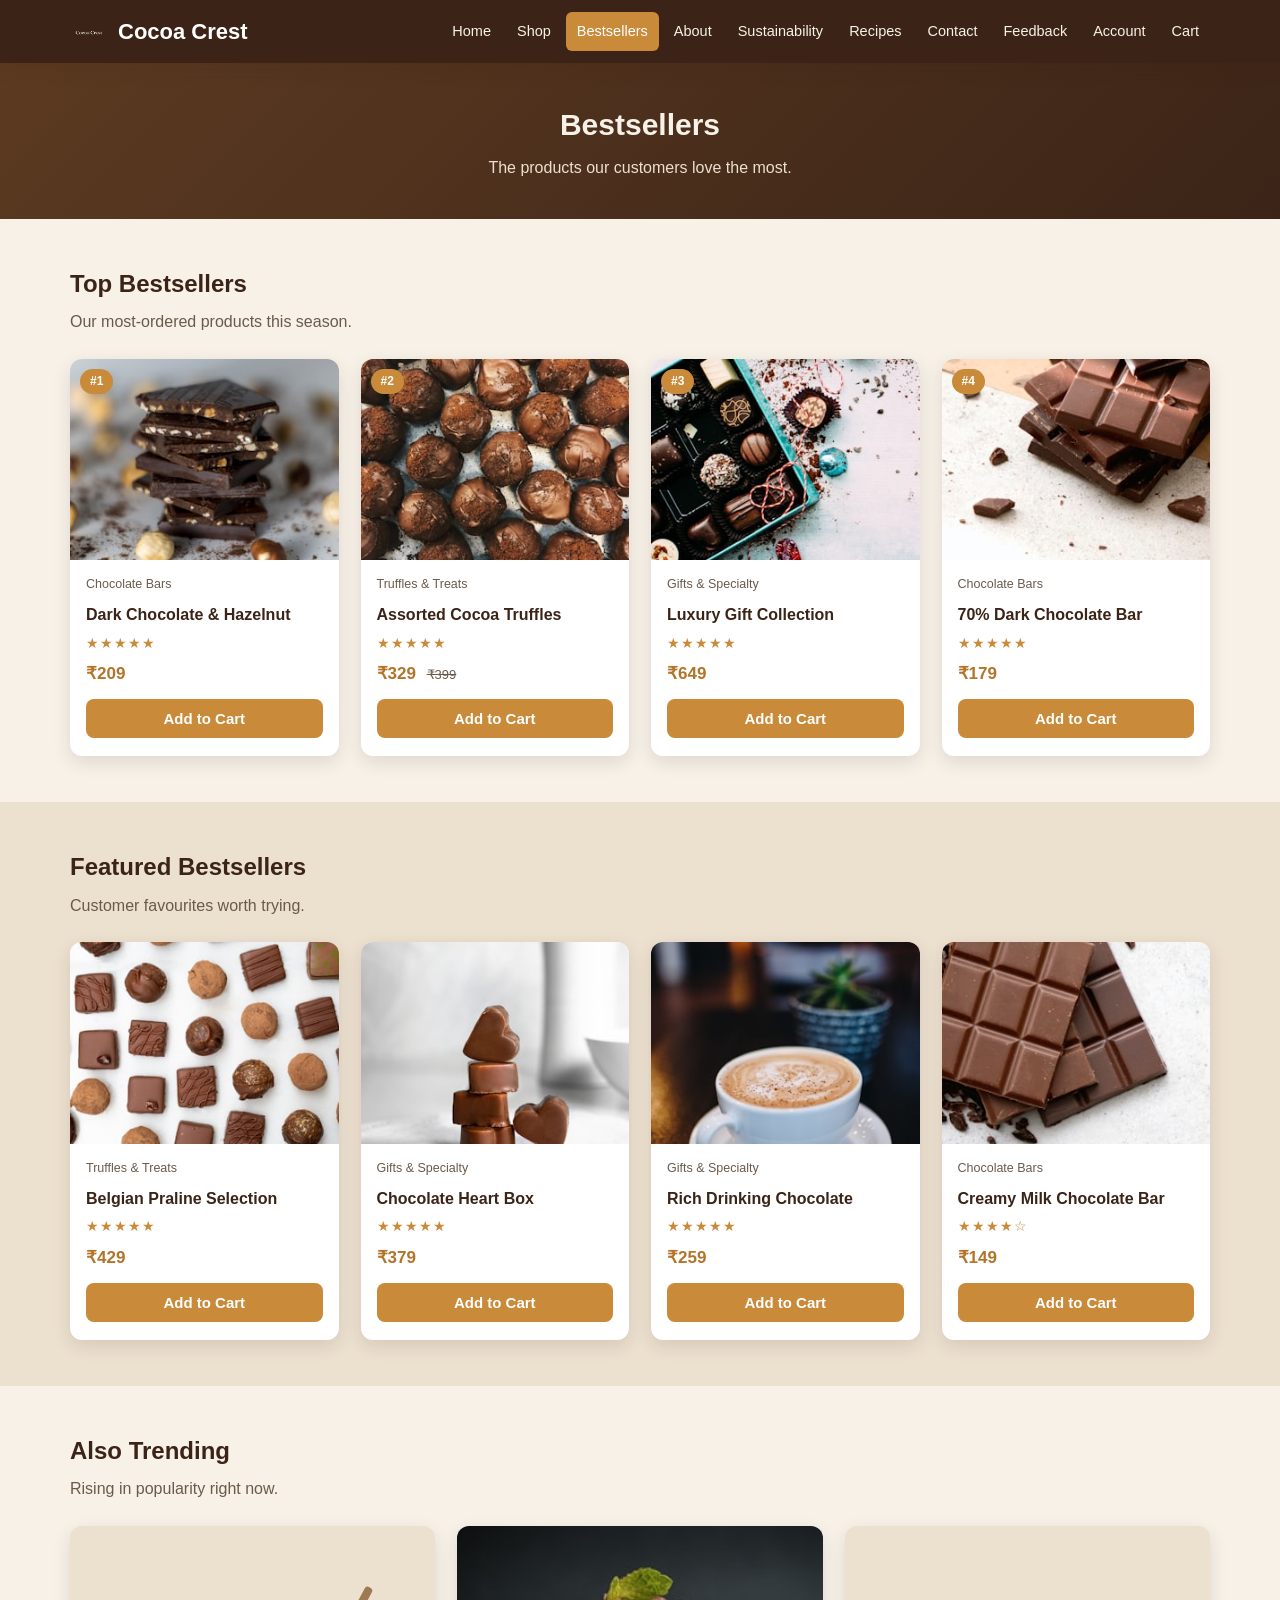
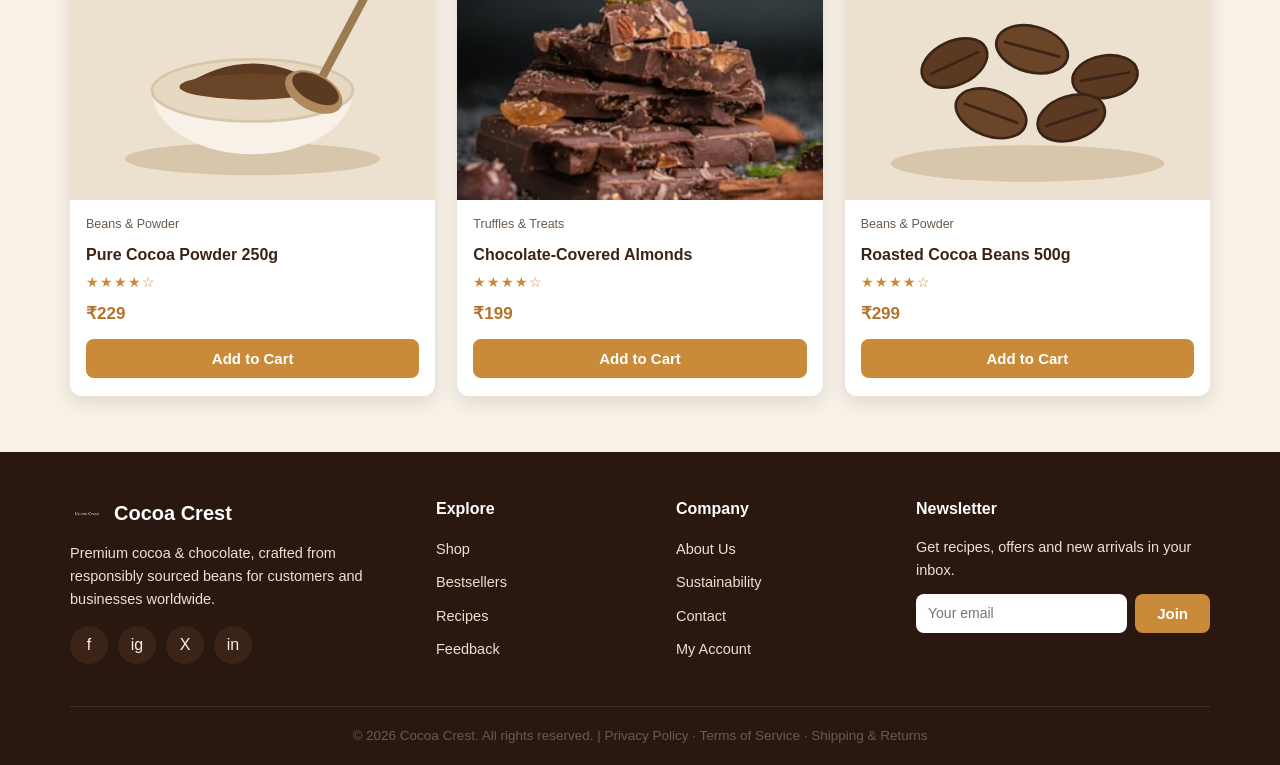
<file: bestsellers.html>
<!DOCTYPE html>
<html lang="en">
<head>
  <meta charset="UTF-8">
  <meta name="viewport" content="width=device-width, initial-scale=1.0">
  <title>Bestsellers | Cocoa Crest</title>
  <meta name="description" content="Our best-selling cocoa and chocolate products.">
  <link rel="stylesheet" href="style.css">
</head>
<body>

  <header class="site-header">
    <div class="nav-inner">
      <a href="index.html" class="brand"><img src="images/logo-icon.png" alt="Cocoa Crest" class="brand-logo"> Cocoa Crest</a>
      <button class="nav-toggle" aria-label="Toggle navigation">&#9776;</button>
      <ul class="nav-links">
        <li><a href="index.html">Home</a></li>
        <li><a href="shop.html">Shop</a></li>
        <li><a href="bestsellers.html">Bestsellers</a></li>
        <li><a href="about.html">About</a></li>
        <li><a href="sustainability.html">Sustainability</a></li>
        <li><a href="recipes.html">Recipes</a></li>
        <li><a href="contact.html">Contact</a></li>
        <li><a href="feedback.html">Feedback</a></li>
        <li><a href="account.html">Account</a></li>
        <li><a href="cart.html">Cart <span class="badge cart-count">0</span></a></li>
      </ul>
    </div>
  </header>

  <section class="page-head">
    <div class="container">
      <h1>Bestsellers</h1>
      <p>The products our customers love the most.</p>
    </div>
  </section>

  <section class="section">
    <div class="container">
      <div class="section-head">
        <div>
          <h2 class="section-title">Top Bestsellers</h2>
          <p>Our most-ordered products this season.</p>
        </div>
        
      </div>
      <div class="product-grid">

        <article class="card">
          <div class="thumb"><span class="tag">#1</span><img src="images/dark-hazelnut.jpg" alt="Dark Chocolate & Hazelnut"></div>
          <div class="card-body">
            <span class="cat">Chocolate Bars</span>
            <h3>Dark Chocolate & Hazelnut</h3>
            <div class="rating">&#9733;&#9733;&#9733;&#9733;&#9733;</div>
            <div class="price">₹209</div>
            <button class="btn btn-block" data-add data-id="dark-hazelnut" data-name="Dark Chocolate & Hazelnut" data-price="209" data-img="images/dark-hazelnut.jpg">Add to Cart</button>
          </div>
        </article>

        <article class="card">
          <div class="thumb"><span class="tag">#2</span><img src="images/truffles.jpg" alt="Assorted Cocoa Truffles"></div>
          <div class="card-body">
            <span class="cat">Truffles & Treats</span>
            <h3>Assorted Cocoa Truffles</h3>
            <div class="rating">&#9733;&#9733;&#9733;&#9733;&#9733;</div>
            <div class="price">₹329 <small>₹399</small></div>
            <button class="btn btn-block" data-add data-id="truffles" data-name="Assorted Cocoa Truffles" data-price="329" data-img="images/truffles.jpg">Add to Cart</button>
          </div>
        </article>

        <article class="card">
          <div class="thumb"><span class="tag">#3</span><img src="images/gift-box.jpg" alt="Luxury Gift Collection"></div>
          <div class="card-body">
            <span class="cat">Gifts & Specialty</span>
            <h3>Luxury Gift Collection</h3>
            <div class="rating">&#9733;&#9733;&#9733;&#9733;&#9733;</div>
            <div class="price">₹649</div>
            <button class="btn btn-block" data-add data-id="gift-box" data-name="Luxury Gift Collection" data-price="649" data-img="images/gift-box.jpg">Add to Cart</button>
          </div>
        </article>

        <article class="card">
          <div class="thumb"><span class="tag">#4</span><img src="images/dark-choco-bar.jpg" alt="70% Dark Chocolate Bar"></div>
          <div class="card-body">
            <span class="cat">Chocolate Bars</span>
            <h3>70% Dark Chocolate Bar</h3>
            <div class="rating">&#9733;&#9733;&#9733;&#9733;&#9733;</div>
            <div class="price">₹179</div>
            <button class="btn btn-block" data-add data-id="dark-bar" data-name="70% Dark Chocolate Bar" data-price="179" data-img="images/dark-choco-bar.jpg">Add to Cart</button>
          </div>
        </article>

      </div>
    </div>
  </section>

  <section class="section section-alt">
    <div class="container">
      <div class="section-head">
        <div>
          <h2 class="section-title">Featured Bestsellers</h2>
          <p>Customer favourites worth trying.</p>
        </div>
        
      </div>
      <div class="product-grid">

        <article class="card">
          <div class="thumb"><img src="images/pralines.jpg" alt="Belgian Praline Selection"></div>
          <div class="card-body">
            <span class="cat">Truffles & Treats</span>
            <h3>Belgian Praline Selection</h3>
            <div class="rating">&#9733;&#9733;&#9733;&#9733;&#9733;</div>
            <div class="price">₹429</div>
            <button class="btn btn-block" data-add data-id="pralines" data-name="Belgian Praline Selection" data-price="429" data-img="images/pralines.jpg">Add to Cart</button>
          </div>
        </article>

        <article class="card">
          <div class="thumb"><img src="images/choco-hearts.jpg" alt="Chocolate Heart Box"></div>
          <div class="card-body">
            <span class="cat">Gifts & Specialty</span>
            <h3>Chocolate Heart Box</h3>
            <div class="rating">&#9733;&#9733;&#9733;&#9733;&#9733;</div>
            <div class="price">₹379</div>
            <button class="btn btn-block" data-add data-id="choc-hearts" data-name="Chocolate Heart Box" data-price="379" data-img="images/choco-hearts.jpg">Add to Cart</button>
          </div>
        </article>

        <article class="card">
          <div class="thumb"><img src="images/hot-choco.jpg" alt="Rich Drinking Chocolate"></div>
          <div class="card-body">
            <span class="cat">Gifts & Specialty</span>
            <h3>Rich Drinking Chocolate</h3>
            <div class="rating">&#9733;&#9733;&#9733;&#9733;&#9733;</div>
            <div class="price">₹259</div>
            <button class="btn btn-block" data-add data-id="drinking-choc" data-name="Rich Drinking Chocolate" data-price="259" data-img="images/hot-choco.jpg">Add to Cart</button>
          </div>
        </article>

        <article class="card">
          <div class="thumb"><img src="images/milk-choco-bar.jpg" alt="Creamy Milk Chocolate Bar"></div>
          <div class="card-body">
            <span class="cat">Chocolate Bars</span>
            <h3>Creamy Milk Chocolate Bar</h3>
            <div class="rating">&#9733;&#9733;&#9733;&#9733;&#9734;</div>
            <div class="price">₹149</div>
            <button class="btn btn-block" data-add data-id="milk-bar" data-name="Creamy Milk Chocolate Bar" data-price="149" data-img="images/milk-choco-bar.jpg">Add to Cart</button>
          </div>
        </article>

      </div>
    </div>
  </section>

  <section class="section">
    <div class="container">
      <div class="section-head">
        <div>
          <h2 class="section-title">Also Trending</h2>
          <p>Rising in popularity right now.</p>
        </div>
        
      </div>
      <div class="product-grid cols-3">

        <article class="card">
          <div class="thumb"><img src="images/cocoa-powder.svg" alt="Pure Cocoa Powder 250g"></div>
          <div class="card-body">
            <span class="cat">Beans & Powder</span>
            <h3>Pure Cocoa Powder 250g</h3>
            <div class="rating">&#9733;&#9733;&#9733;&#9733;&#9734;</div>
            <div class="price">₹229</div>
            <button class="btn btn-block" data-add data-id="cocoa-powder" data-name="Pure Cocoa Powder 250g" data-price="229" data-img="images/cocoa-powder.svg">Add to Cart</button>
          </div>
        </article>

        <article class="card">
          <div class="thumb"><img src="images/choco-almonds.jpg" alt="Chocolate-Covered Almonds"></div>
          <div class="card-body">
            <span class="cat">Truffles & Treats</span>
            <h3>Chocolate-Covered Almonds</h3>
            <div class="rating">&#9733;&#9733;&#9733;&#9733;&#9734;</div>
            <div class="price">₹199</div>
            <button class="btn btn-block" data-add data-id="choc-almonds" data-name="Chocolate-Covered Almonds" data-price="199" data-img="images/choco-almonds.jpg">Add to Cart</button>
          </div>
        </article>

        <article class="card">
          <div class="thumb"><img src="images/cocoa-beans.svg" alt="Roasted Cocoa Beans 500g"></div>
          <div class="card-body">
            <span class="cat">Beans & Powder</span>
            <h3>Roasted Cocoa Beans 500g</h3>
            <div class="rating">&#9733;&#9733;&#9733;&#9733;&#9734;</div>
            <div class="price">₹299</div>
            <button class="btn btn-block" data-add data-id="cocoa-beans" data-name="Roasted Cocoa Beans 500g" data-price="299" data-img="images/cocoa-beans.svg">Add to Cart</button>
          </div>
        </article>

      </div>
    </div>
  </section>

  <footer class="site-footer">
    <div class="container">
      <div class="footer-grid">
        <div>
          <div class="footer-brand"><img src="images/logo-icon.png" alt="Cocoa Crest" class="brand-logo"> Cocoa Crest</div>
          <p>Premium cocoa &amp; chocolate, crafted from responsibly sourced beans for customers and businesses worldwide.</p>
          <div class="socials">
            <a href="#" aria-label="Facebook">f</a>
            <a href="#" aria-label="Instagram">ig</a>
            <a href="#" aria-label="X">X</a>
            <a href="#" aria-label="LinkedIn">in</a>
          </div>
        </div>
        <div>
          <h4>Explore</h4>
          <ul>
            <li><a href="shop.html">Shop</a></li>
            <li><a href="bestsellers.html">Bestsellers</a></li>
            <li><a href="recipes.html">Recipes</a></li>
            <li><a href="feedback.html">Feedback</a></li>
          </ul>
        </div>
        <div>
          <h4>Company</h4>
          <ul>
            <li><a href="about.html">About Us</a></li>
            <li><a href="sustainability.html">Sustainability</a></li>
            <li><a href="contact.html">Contact</a></li>
            <li><a href="account.html">My Account</a></li>
          </ul>
        </div>
        <div>
          <h4>Newsletter</h4>
          <p>Get recipes, offers and new arrivals in your inbox.</p>
          <form data-demo data-msg="Thanks for subscribing!">
            <div class="newsletter">
              <input type="email" placeholder="Your email" required>
              <button class="btn" type="submit">Join</button>
            </div>
            <div class="form-msg">Thanks for subscribing!</div>
          </form>
        </div>
      </div>
      <div class="footer-bottom">&copy; 2026 Cocoa Crest. All rights reserved. | <a href="#">Privacy Policy</a> &middot; <a href="#">Terms of Service</a> &middot; <a href="#">Shipping &amp; Returns</a></div>
    </div>
  </footer>

  <script src="script.js"></script>
</body>
</html>
</file>
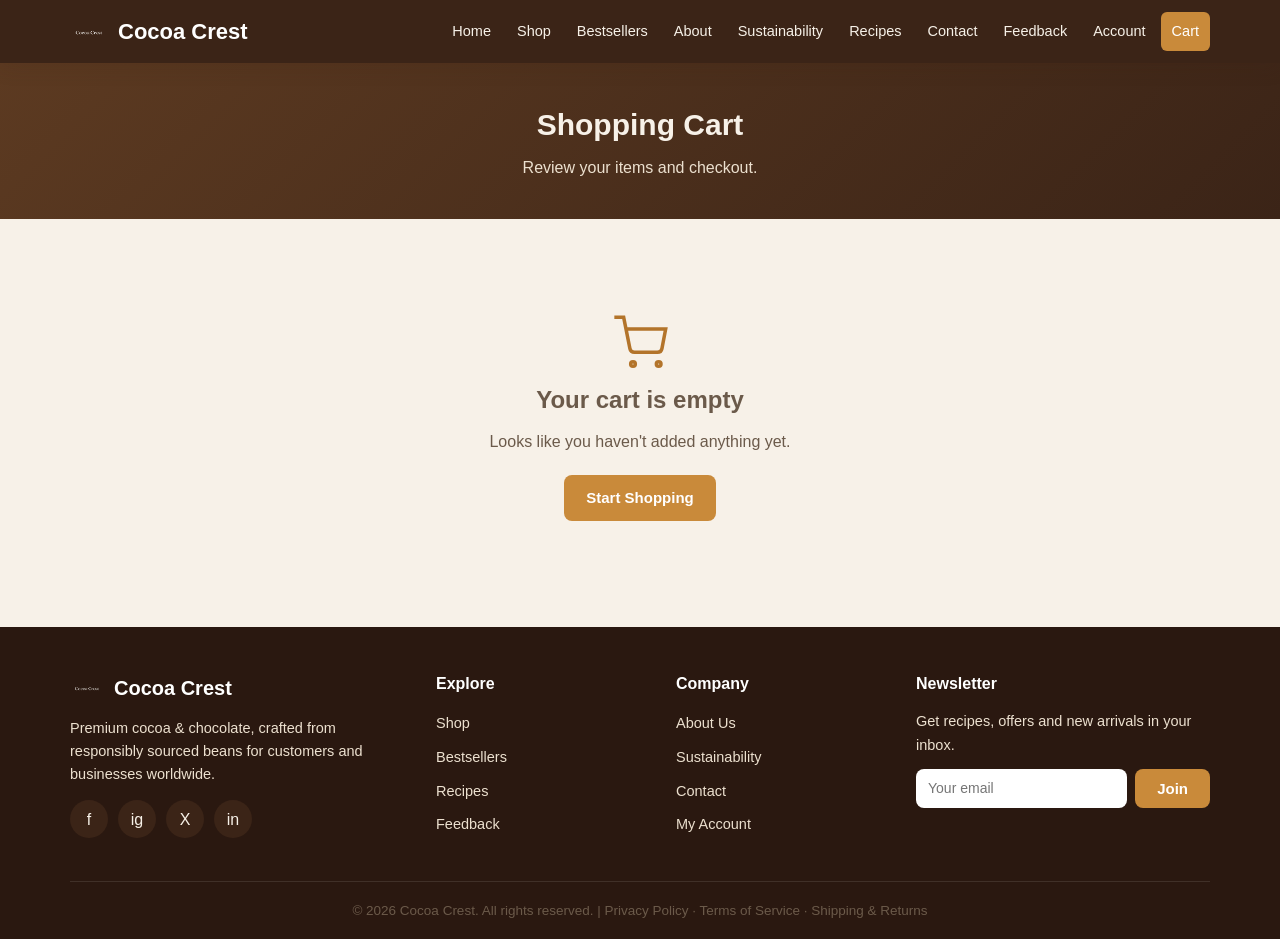
<file: cart.html>
<!DOCTYPE html>
<html lang="en">
<head>
  <meta charset="UTF-8">
  <meta name="viewport" content="width=device-width, initial-scale=1.0">
  <title>Cart | Cocoa Crest</title>
  <meta name="description" content="Your Cocoa Crest shopping cart.">
  <link rel="stylesheet" href="style.css">
</head>
<body>

  <header class="site-header">
    <div class="nav-inner">
      <a href="index.html" class="brand"><img src="images/logo-icon.png" alt="Cocoa Crest" class="brand-logo"> Cocoa Crest</a>
      <button class="nav-toggle" aria-label="Toggle navigation">&#9776;</button>
      <ul class="nav-links">
        <li><a href="index.html">Home</a></li>
        <li><a href="shop.html">Shop</a></li>
        <li><a href="bestsellers.html">Bestsellers</a></li>
        <li><a href="about.html">About</a></li>
        <li><a href="sustainability.html">Sustainability</a></li>
        <li><a href="recipes.html">Recipes</a></li>
        <li><a href="contact.html">Contact</a></li>
        <li><a href="feedback.html">Feedback</a></li>
        <li><a href="account.html">Account</a></li>
        <li><a href="cart.html">Cart <span class="badge cart-count">0</span></a></li>
      </ul>
    </div>
  </header>

  <section class="page-head">
    <div class="container">
      <h1>Shopping Cart</h1>
      <p>Review your items and checkout.</p>
    </div>
  </section>

  <section class="section">
    <div class="container">
      <div id="cart-root"></div>
    </div>
  </section>

  <footer class="site-footer">
    <div class="container">
      <div class="footer-grid">
        <div>
          <div class="footer-brand"><img src="images/logo-icon.png" alt="Cocoa Crest" class="brand-logo"> Cocoa Crest</div>
          <p>Premium cocoa &amp; chocolate, crafted from responsibly sourced beans for customers and businesses worldwide.</p>
          <div class="socials">
            <a href="#" aria-label="Facebook">f</a>
            <a href="#" aria-label="Instagram">ig</a>
            <a href="#" aria-label="X">X</a>
            <a href="#" aria-label="LinkedIn">in</a>
          </div>
        </div>
        <div>
          <h4>Explore</h4>
          <ul>
            <li><a href="shop.html">Shop</a></li>
            <li><a href="bestsellers.html">Bestsellers</a></li>
            <li><a href="recipes.html">Recipes</a></li>
            <li><a href="feedback.html">Feedback</a></li>
          </ul>
        </div>
        <div>
          <h4>Company</h4>
          <ul>
            <li><a href="about.html">About Us</a></li>
            <li><a href="sustainability.html">Sustainability</a></li>
            <li><a href="contact.html">Contact</a></li>
            <li><a href="account.html">My Account</a></li>
          </ul>
        </div>
        <div>
          <h4>Newsletter</h4>
          <p>Get recipes, offers and new arrivals in your inbox.</p>
          <form data-demo data-msg="Thanks for subscribing!">
            <div class="newsletter">
              <input type="email" placeholder="Your email" required>
              <button class="btn" type="submit">Join</button>
            </div>
            <div class="form-msg">Thanks for subscribing!</div>
          </form>
        </div>
      </div>
      <div class="footer-bottom">&copy; 2026 Cocoa Crest. All rights reserved. | <a href="#">Privacy Policy</a> &middot; <a href="#">Terms of Service</a> &middot; <a href="#">Shipping &amp; Returns</a></div>
    </div>
  </footer>

  <script src="script.js"></script>
</body>
</html>
</file>
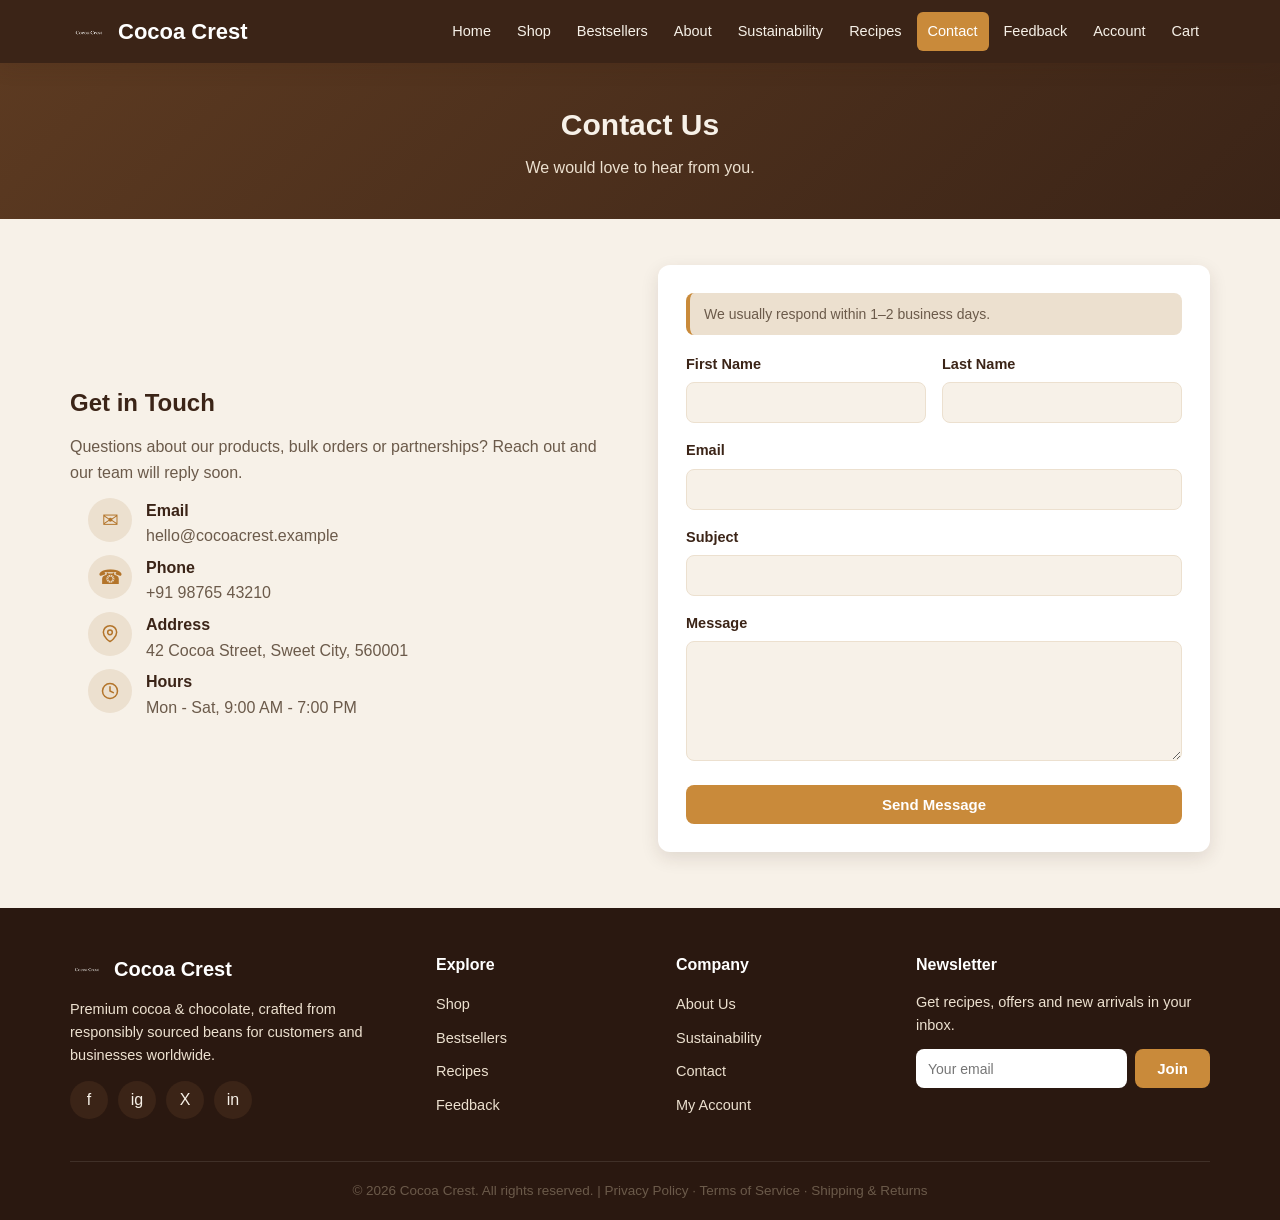
<file: contact.html>
<!DOCTYPE html>
<html lang="en">
<head>
  <meta charset="UTF-8">
  <meta name="viewport" content="width=device-width, initial-scale=1.0">
  <title>Contact | Cocoa Crest</title>
  <meta name="description" content="Contact Cocoa Crest by email, phone or our contact form.">
  <link rel="stylesheet" href="style.css">
</head>
<body>

  <header class="site-header">
    <div class="nav-inner">
      <a href="index.html" class="brand"><img src="images/logo-icon.png" alt="Cocoa Crest" class="brand-logo"> Cocoa Crest</a>
      <button class="nav-toggle" aria-label="Toggle navigation">&#9776;</button>
      <ul class="nav-links">
        <li><a href="index.html">Home</a></li>
        <li><a href="shop.html">Shop</a></li>
        <li><a href="bestsellers.html">Bestsellers</a></li>
        <li><a href="about.html">About</a></li>
        <li><a href="sustainability.html">Sustainability</a></li>
        <li><a href="recipes.html">Recipes</a></li>
        <li><a href="contact.html">Contact</a></li>
        <li><a href="feedback.html">Feedback</a></li>
        <li><a href="account.html">Account</a></li>
        <li><a href="cart.html">Cart <span class="badge cart-count">0</span></a></li>
      </ul>
    </div>
  </header>

  <section class="page-head">
    <div class="container">
      <h1>Contact Us</h1>
      <p>We would love to hear from you.</p>
    </div>
  </section>

  <section class="section">
    <div class="container">
      <div class="split">
        <div>
          <h2>Get in Touch</h2>
          <p class="muted">Questions about our products, bulk orders or partnerships? Reach out and our team will reply soon.</p>
          <ul class="contact-list mt-2">
            <li><div class="ico">&#9993;</div><div><strong>Email</strong><span>hello@cocoacrest.example</span></div></li>
            <li><div class="ico">&#9742;</div><div><strong>Phone</strong><span>+91 98765 43210</span></div></li>
            <li><div class="ico"><svg class="icon-svg" width="1em" height="1em" viewBox="0 0 24 24" fill="none" stroke="currentColor" stroke-width="1.8" stroke-linecap="round" stroke-linejoin="round" ><path d="M20 10c0 6.5-8 11-8 11s-8-4.5-8-11a8 8 0 0 1 16 0z"/><circle cx="12" cy="10" r="2.8"/></svg></div><div><strong>Address</strong><span>42 Cocoa Street, Sweet City, 560001</span></div></li>
            <li><div class="ico"><svg class="icon-svg" width="1em" height="1em" viewBox="0 0 24 24" fill="none" stroke="currentColor" stroke-width="1.8" stroke-linecap="round" stroke-linejoin="round" ><circle cx="12" cy="12" r="9"/><polyline points="12 7 12 12 16 14"/></svg></div><div><strong>Hours</strong><span>Mon - Sat, 9:00 AM - 7:00 PM</span></div></li>
          </ul>
        </div>
        <div class="form-card">
          <div class="form-note">We usually respond within 1&ndash;2 business days.</div>
          <form data-demo data-msg="Thank you! Your message has been received.">
            <div class="form-grid-2">
              <div class="form-row"><label>First Name</label><input type="text" required></div>
              <div class="form-row"><label>Last Name</label><input type="text" required></div>
            </div>
            <div class="form-row"><label>Email</label><input type="email" required></div>
            <div class="form-row"><label>Subject</label><input type="text"></div>
            <div class="form-row"><label>Message</label><textarea required></textarea></div>
            <button class="btn btn-block" type="submit">Send Message</button>
            <div class="form-msg">Thank you! Your message has been received.</div>
          </form>
        </div>
      </div>
    </div>
  </section>

  <footer class="site-footer">
    <div class="container">
      <div class="footer-grid">
        <div>
          <div class="footer-brand"><img src="images/logo-icon.png" alt="Cocoa Crest" class="brand-logo"> Cocoa Crest</div>
          <p>Premium cocoa &amp; chocolate, crafted from responsibly sourced beans for customers and businesses worldwide.</p>
          <div class="socials">
            <a href="#" aria-label="Facebook">f</a>
            <a href="#" aria-label="Instagram">ig</a>
            <a href="#" aria-label="X">X</a>
            <a href="#" aria-label="LinkedIn">in</a>
          </div>
        </div>
        <div>
          <h4>Explore</h4>
          <ul>
            <li><a href="shop.html">Shop</a></li>
            <li><a href="bestsellers.html">Bestsellers</a></li>
            <li><a href="recipes.html">Recipes</a></li>
            <li><a href="feedback.html">Feedback</a></li>
          </ul>
        </div>
        <div>
          <h4>Company</h4>
          <ul>
            <li><a href="about.html">About Us</a></li>
            <li><a href="sustainability.html">Sustainability</a></li>
            <li><a href="contact.html">Contact</a></li>
            <li><a href="account.html">My Account</a></li>
          </ul>
        </div>
        <div>
          <h4>Newsletter</h4>
          <p>Get recipes, offers and new arrivals in your inbox.</p>
          <form data-demo data-msg="Thanks for subscribing!">
            <div class="newsletter">
              <input type="email" placeholder="Your email" required>
              <button class="btn" type="submit">Join</button>
            </div>
            <div class="form-msg">Thanks for subscribing!</div>
          </form>
        </div>
      </div>
      <div class="footer-bottom">&copy; 2026 Cocoa Crest. All rights reserved. | <a href="#">Privacy Policy</a> &middot; <a href="#">Terms of Service</a> &middot; <a href="#">Shipping &amp; Returns</a></div>
    </div>
  </footer>

  <script src="script.js"></script>
</body>
</html>
</file>
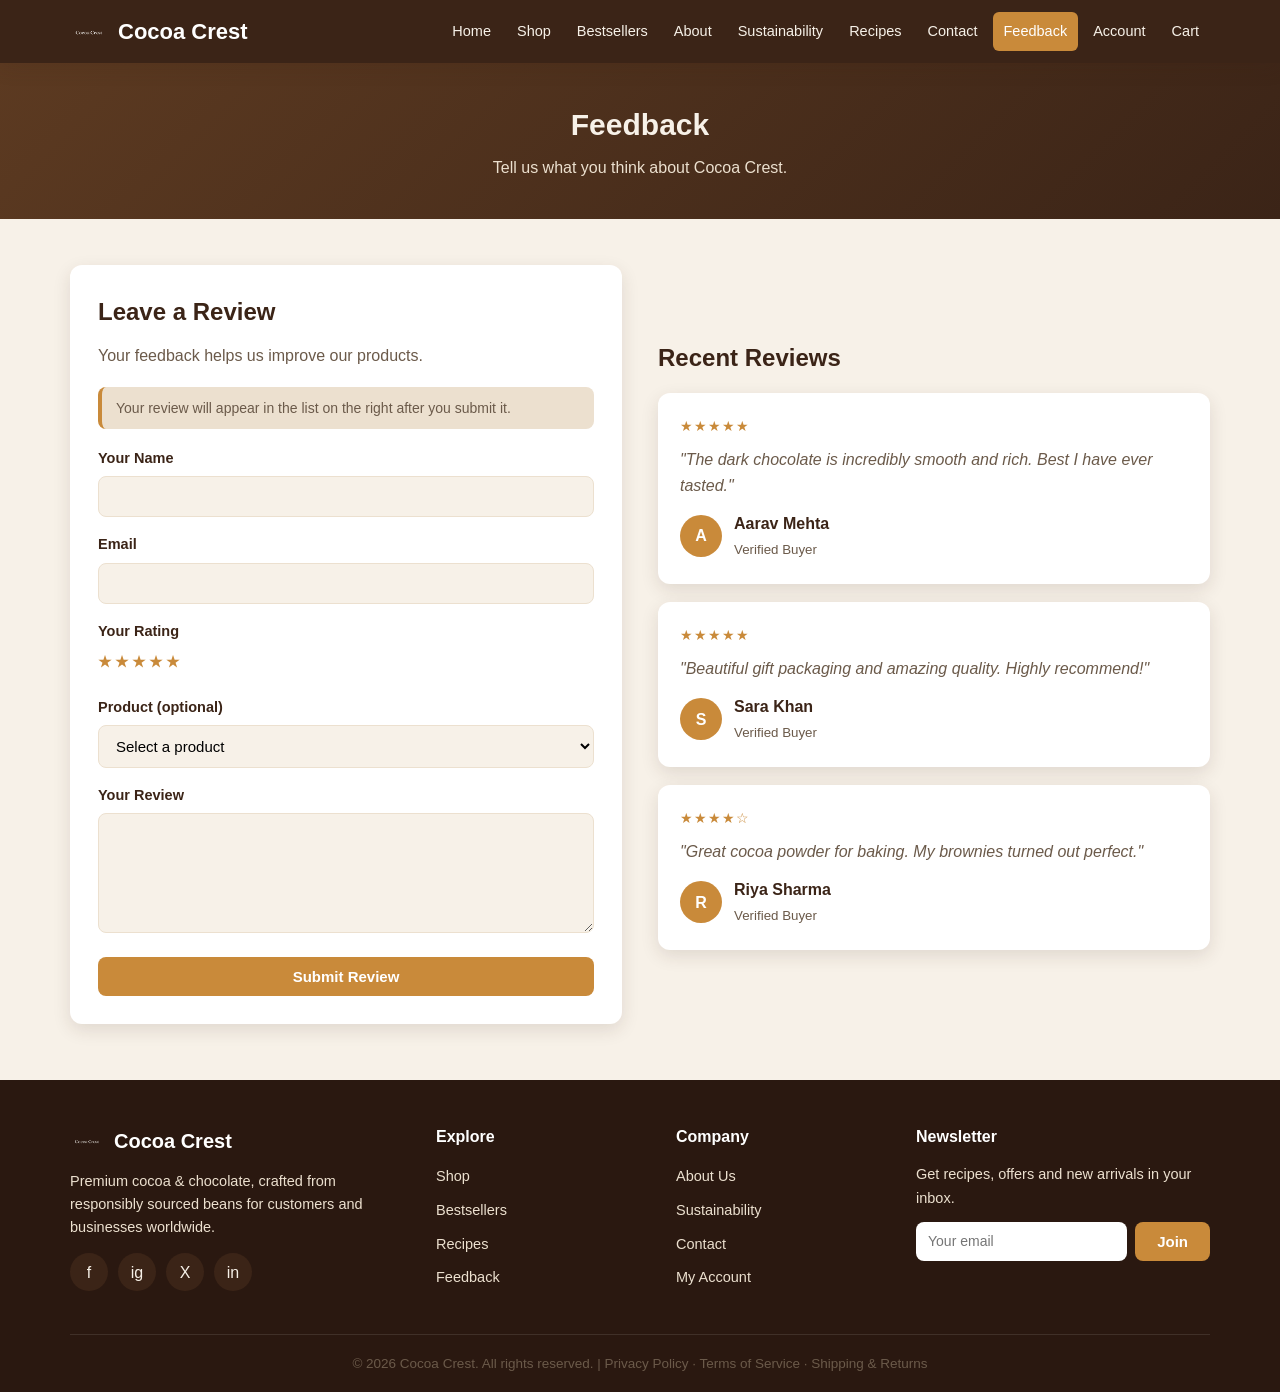
<file: feedback.html>
<!DOCTYPE html>
<html lang="en">
<head>
  <meta charset="UTF-8">
  <meta name="viewport" content="width=device-width, initial-scale=1.0">
  <title>Feedback | Cocoa Crest</title>
  <meta name="description" content="Leave a review and rating for Cocoa Crest products.">
  <link rel="stylesheet" href="style.css">
</head>
<body>

  <header class="site-header">
    <div class="nav-inner">
      <a href="index.html" class="brand"><img src="images/logo-icon.png" alt="Cocoa Crest" class="brand-logo"> Cocoa Crest</a>
      <button class="nav-toggle" aria-label="Toggle navigation">&#9776;</button>
      <ul class="nav-links">
        <li><a href="index.html">Home</a></li>
        <li><a href="shop.html">Shop</a></li>
        <li><a href="bestsellers.html">Bestsellers</a></li>
        <li><a href="about.html">About</a></li>
        <li><a href="sustainability.html">Sustainability</a></li>
        <li><a href="recipes.html">Recipes</a></li>
        <li><a href="contact.html">Contact</a></li>
        <li><a href="feedback.html">Feedback</a></li>
        <li><a href="account.html">Account</a></li>
        <li><a href="cart.html">Cart <span class="badge cart-count">0</span></a></li>
      </ul>
    </div>
  </header>

  <section class="page-head">
    <div class="container">
      <h1>Feedback</h1>
      <p>Tell us what you think about Cocoa Crest.</p>
    </div>
  </section>

  <section class="section">
    <div class="container">
      <div class="split">
        <div class="form-card">
          <h2>Leave a Review</h2>
          <p class="muted" style="margin-bottom:18px;">Your feedback helps us improve our products.</p>
          <div class="form-note">Your review will appear in the list on the right after you submit it.</div>
          <form id="feedback-form" data-msg="Thanks for your review!">
            <div class="form-row"><label>Your Name</label><input type="text" id="fb-name" required></div>
            <div class="form-row"><label>Email</label><input type="email" id="fb-email" required></div>
            <div class="form-row">
              <label>Your Rating</label>
              <div class="star-input">
                <input type="radio" name="rate" id="s5" value="5" checked><label for="s5">&#9733;</label>
                <input type="radio" name="rate" id="s4" value="4"><label for="s4">&#9733;</label>
                <input type="radio" name="rate" id="s3" value="3"><label for="s3">&#9733;</label>
                <input type="radio" name="rate" id="s2" value="2"><label for="s2">&#9733;</label>
                <input type="radio" name="rate" id="s1" value="1"><label for="s1">&#9733;</label>
              </div>
            </div>
            <div class="form-row"><label>Product (optional)</label>
              <select id="fb-product">
                <option>Select a product</option>
                <option>Dark Chocolate Bar</option>
                <option>Milk Chocolate Bar</option>
                <option>Assorted Truffles</option>
                <option>Cocoa Powder</option>
                <option>Gift Collection</option>
              </select>
            </div>
            <div class="form-row"><label>Your Review</label><textarea id="fb-text" required></textarea></div>
            <button class="btn btn-block" type="submit">Submit Review</button>
            <div class="form-msg">Thanks for your review!</div>
          </form>
        </div>
        <div>
          <h2>Recent Reviews</h2>
          <div id="reviews-list" style="display:flex;flex-direction:column;gap:18px;margin-top:16px;">
        <div class="review" data-default="1">
          <div class="rating">&#9733;&#9733;&#9733;&#9733;&#9733;</div>
          <p>"The dark chocolate is incredibly smooth and rich. Best I have ever tasted."</p>
          <div class="who"><div class="avatar">A</div><div><strong>Aarav Mehta</strong><small>Verified Buyer</small></div></div>
        </div>
        <div class="review" data-default="1">
          <div class="rating">&#9733;&#9733;&#9733;&#9733;&#9733;</div>
          <p>"Beautiful gift packaging and amazing quality. Highly recommend!"</p>
          <div class="who"><div class="avatar">S</div><div><strong>Sara Khan</strong><small>Verified Buyer</small></div></div>
        </div>
        <div class="review" data-default="1">
          <div class="rating">&#9733;&#9733;&#9733;&#9733;&#9734;</div>
          <p>"Great cocoa powder for baking. My brownies turned out perfect."</p>
          <div class="who"><div class="avatar">R</div><div><strong>Riya Sharma</strong><small>Verified Buyer</small></div></div>
        </div>
          </div>
        </div>
      </div>
    </div>
  </section>

  <footer class="site-footer">
    <div class="container">
      <div class="footer-grid">
        <div>
          <div class="footer-brand"><img src="images/logo-icon.png" alt="Cocoa Crest" class="brand-logo"> Cocoa Crest</div>
          <p>Premium cocoa &amp; chocolate, crafted from responsibly sourced beans for customers and businesses worldwide.</p>
          <div class="socials">
            <a href="#" aria-label="Facebook">f</a>
            <a href="#" aria-label="Instagram">ig</a>
            <a href="#" aria-label="X">X</a>
            <a href="#" aria-label="LinkedIn">in</a>
          </div>
        </div>
        <div>
          <h4>Explore</h4>
          <ul>
            <li><a href="shop.html">Shop</a></li>
            <li><a href="bestsellers.html">Bestsellers</a></li>
            <li><a href="recipes.html">Recipes</a></li>
            <li><a href="feedback.html">Feedback</a></li>
          </ul>
        </div>
        <div>
          <h4>Company</h4>
          <ul>
            <li><a href="about.html">About Us</a></li>
            <li><a href="sustainability.html">Sustainability</a></li>
            <li><a href="contact.html">Contact</a></li>
            <li><a href="account.html">My Account</a></li>
          </ul>
        </div>
        <div>
          <h4>Newsletter</h4>
          <p>Get recipes, offers and new arrivals in your inbox.</p>
          <form data-demo data-msg="Thanks for subscribing!">
            <div class="newsletter">
              <input type="email" placeholder="Your email" required>
              <button class="btn" type="submit">Join</button>
            </div>
            <div class="form-msg">Thanks for subscribing!</div>
          </form>
        </div>
      </div>
      <div class="footer-bottom">&copy; 2026 Cocoa Crest. All rights reserved. | <a href="#">Privacy Policy</a> &middot; <a href="#">Terms of Service</a> &middot; <a href="#">Shipping &amp; Returns</a></div>
    </div>
  </footer>

  <script src="script.js"></script>
</body>
</html>
</file>
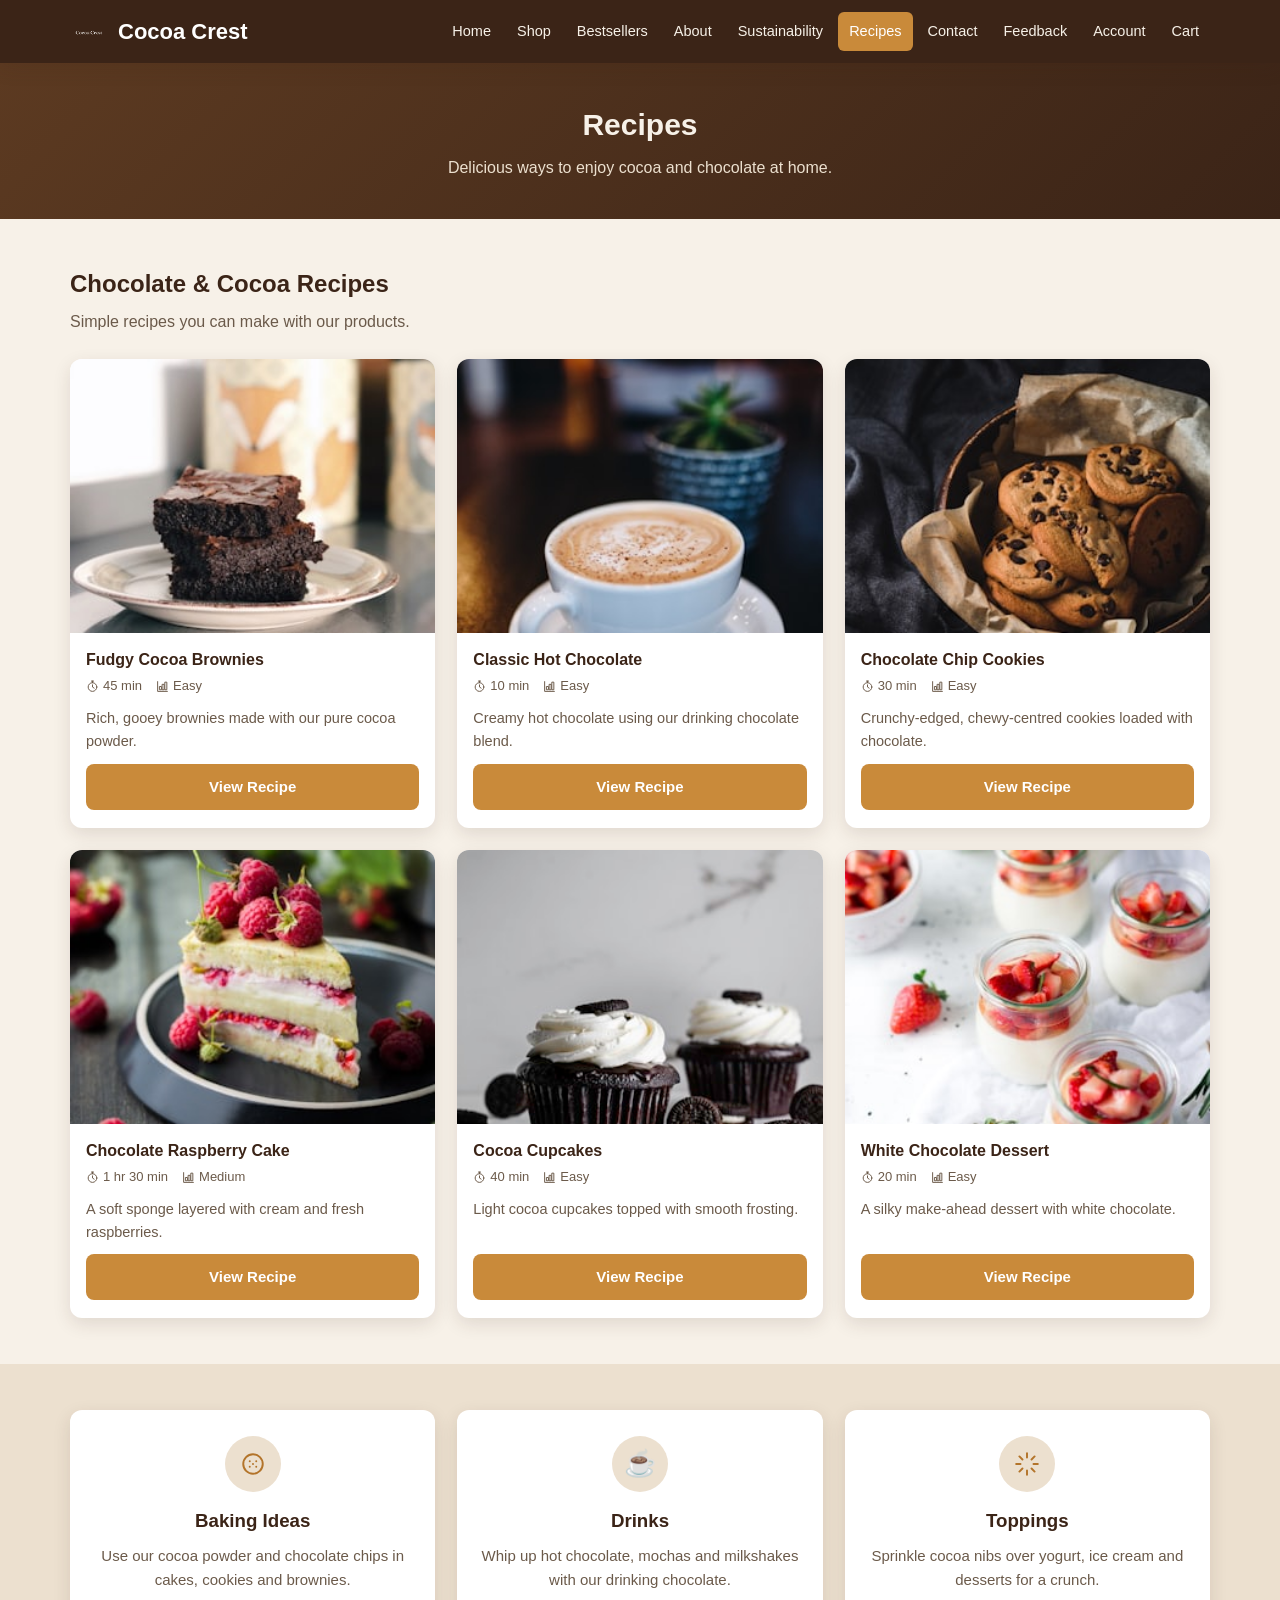
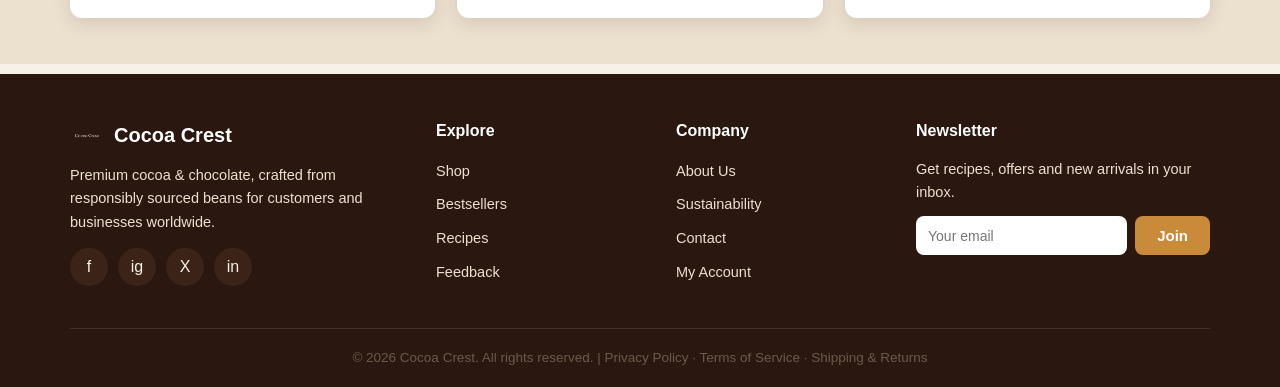
<file: recipes.html>
<!DOCTYPE html>
<html lang="en">
<head>
  <meta charset="UTF-8">
  <meta name="viewport" content="width=device-width, initial-scale=1.0">
  <title>Recipes | Cocoa Crest</title>
  <meta name="description" content="Chocolate and cocoa recipes you can make at home.">
  <link rel="stylesheet" href="style.css">
</head>
<body>

  <header class="site-header">
    <div class="nav-inner">
      <a href="index.html" class="brand"><img src="images/logo-icon.png" alt="Cocoa Crest" class="brand-logo"> Cocoa Crest</a>
      <button class="nav-toggle" aria-label="Toggle navigation">&#9776;</button>
      <ul class="nav-links">
        <li><a href="index.html">Home</a></li>
        <li><a href="shop.html">Shop</a></li>
        <li><a href="bestsellers.html">Bestsellers</a></li>
        <li><a href="about.html">About</a></li>
        <li><a href="sustainability.html">Sustainability</a></li>
        <li><a href="recipes.html">Recipes</a></li>
        <li><a href="contact.html">Contact</a></li>
        <li><a href="feedback.html">Feedback</a></li>
        <li><a href="account.html">Account</a></li>
        <li><a href="cart.html">Cart <span class="badge cart-count">0</span></a></li>
      </ul>
    </div>
  </header>

  <section class="page-head">
    <div class="container">
      <h1>Recipes</h1>
      <p>Delicious ways to enjoy cocoa and chocolate at home.</p>
    </div>
  </section>

  <section class="section">
    <div class="container">
      <div class="section-head">
        <div>
          <h2 class="section-title">Chocolate &amp; Cocoa Recipes</h2>
          <p>Simple recipes you can make with our products.</p>
        </div>
        
      </div>
      <div class="product-grid cols-3">

        <article class="card recipe-card">
          <div class="thumb"><img src="images/brownie.jpg" alt="Fudgy Cocoa Brownies"></div>
          <div class="card-body">
            <h3>Fudgy Cocoa Brownies</h3>
            <div class="meta"><span><svg class="icon-svg" width="1em" height="1em" viewBox="0 0 24 24" fill="none" stroke="currentColor" stroke-width="1.8" stroke-linecap="round" stroke-linejoin="round" ><circle cx="12" cy="13" r="8"/><polyline points="12 9 12 13 15 15"/><line x1="10" y1="2" x2="14" y2="2"/><line x1="12" y1="2" x2="12" y2="5"/></svg> 45 min</span><span><svg class="icon-svg" width="1em" height="1em" viewBox="0 0 24 24" fill="none" stroke="currentColor" stroke-width="1.8" stroke-linecap="round" stroke-linejoin="round" ><path d="M3 3v18h18"/><rect x="7" y="12" width="3" height="6"/><rect x="12" y="8" width="3" height="10"/><rect x="17" y="4" width="3" height="14"/></svg> Easy</span></div>
            <p>Rich, gooey brownies made with our pure cocoa powder.</p>
            <a href="#" class="btn btn-block" data-recipe="brownies">View Recipe</a>
          </div>
        </article>

        <article class="card recipe-card">
          <div class="thumb"><img src="images/hot-choco.jpg" alt="Classic Hot Chocolate"></div>
          <div class="card-body">
            <h3>Classic Hot Chocolate</h3>
            <div class="meta"><span><svg class="icon-svg" width="1em" height="1em" viewBox="0 0 24 24" fill="none" stroke="currentColor" stroke-width="1.8" stroke-linecap="round" stroke-linejoin="round" ><circle cx="12" cy="13" r="8"/><polyline points="12 9 12 13 15 15"/><line x1="10" y1="2" x2="14" y2="2"/><line x1="12" y1="2" x2="12" y2="5"/></svg> 10 min</span><span><svg class="icon-svg" width="1em" height="1em" viewBox="0 0 24 24" fill="none" stroke="currentColor" stroke-width="1.8" stroke-linecap="round" stroke-linejoin="round" ><path d="M3 3v18h18"/><rect x="7" y="12" width="3" height="6"/><rect x="12" y="8" width="3" height="10"/><rect x="17" y="4" width="3" height="14"/></svg> Easy</span></div>
            <p>Creamy hot chocolate using our drinking chocolate blend.</p>
            <a href="#" class="btn btn-block" data-recipe="hotchoco">View Recipe</a>
          </div>
        </article>

        <article class="card recipe-card">
          <div class="thumb"><img src="images/cookies-basket.jpg" alt="Chocolate Chip Cookies"></div>
          <div class="card-body">
            <h3>Chocolate Chip Cookies</h3>
            <div class="meta"><span><svg class="icon-svg" width="1em" height="1em" viewBox="0 0 24 24" fill="none" stroke="currentColor" stroke-width="1.8" stroke-linecap="round" stroke-linejoin="round" ><circle cx="12" cy="13" r="8"/><polyline points="12 9 12 13 15 15"/><line x1="10" y1="2" x2="14" y2="2"/><line x1="12" y1="2" x2="12" y2="5"/></svg> 30 min</span><span><svg class="icon-svg" width="1em" height="1em" viewBox="0 0 24 24" fill="none" stroke="currentColor" stroke-width="1.8" stroke-linecap="round" stroke-linejoin="round" ><path d="M3 3v18h18"/><rect x="7" y="12" width="3" height="6"/><rect x="12" y="8" width="3" height="10"/><rect x="17" y="4" width="3" height="14"/></svg> Easy</span></div>
            <p>Crunchy-edged, chewy-centred cookies loaded with chocolate.</p>
            <a href="#" class="btn btn-block" data-recipe="cookies">View Recipe</a>
          </div>
        </article>

        <article class="card recipe-card">
          <div class="thumb"><img src="images/cake-raspberry.jpg" alt="Chocolate Raspberry Cake"></div>
          <div class="card-body">
            <h3>Chocolate Raspberry Cake</h3>
            <div class="meta"><span><svg class="icon-svg" width="1em" height="1em" viewBox="0 0 24 24" fill="none" stroke="currentColor" stroke-width="1.8" stroke-linecap="round" stroke-linejoin="round" ><circle cx="12" cy="13" r="8"/><polyline points="12 9 12 13 15 15"/><line x1="10" y1="2" x2="14" y2="2"/><line x1="12" y1="2" x2="12" y2="5"/></svg> 1 hr 30 min</span><span><svg class="icon-svg" width="1em" height="1em" viewBox="0 0 24 24" fill="none" stroke="currentColor" stroke-width="1.8" stroke-linecap="round" stroke-linejoin="round" ><path d="M3 3v18h18"/><rect x="7" y="12" width="3" height="6"/><rect x="12" y="8" width="3" height="10"/><rect x="17" y="4" width="3" height="14"/></svg> Medium</span></div>
            <p>A soft sponge layered with cream and fresh raspberries.</p>
            <a href="#" class="btn btn-block" data-recipe="cake">View Recipe</a>
          </div>
        </article>

        <article class="card recipe-card">
          <div class="thumb"><img src="images/choco-cupcakes.jpg" alt="Cocoa Cupcakes"></div>
          <div class="card-body">
            <h3>Cocoa Cupcakes</h3>
            <div class="meta"><span><svg class="icon-svg" width="1em" height="1em" viewBox="0 0 24 24" fill="none" stroke="currentColor" stroke-width="1.8" stroke-linecap="round" stroke-linejoin="round" ><circle cx="12" cy="13" r="8"/><polyline points="12 9 12 13 15 15"/><line x1="10" y1="2" x2="14" y2="2"/><line x1="12" y1="2" x2="12" y2="5"/></svg> 40 min</span><span><svg class="icon-svg" width="1em" height="1em" viewBox="0 0 24 24" fill="none" stroke="currentColor" stroke-width="1.8" stroke-linecap="round" stroke-linejoin="round" ><path d="M3 3v18h18"/><rect x="7" y="12" width="3" height="6"/><rect x="12" y="8" width="3" height="10"/><rect x="17" y="4" width="3" height="14"/></svg> Easy</span></div>
            <p>Light cocoa cupcakes topped with smooth frosting.</p>
            <a href="#" class="btn btn-block" data-recipe="cupcakes">View Recipe</a>
          </div>
        </article>

        <article class="card recipe-card">
          <div class="thumb"><img src="images/panna-cotta.jpg" alt="White Chocolate Dessert"></div>
          <div class="card-body">
            <h3>White Chocolate Dessert</h3>
            <div class="meta"><span><svg class="icon-svg" width="1em" height="1em" viewBox="0 0 24 24" fill="none" stroke="currentColor" stroke-width="1.8" stroke-linecap="round" stroke-linejoin="round" ><circle cx="12" cy="13" r="8"/><polyline points="12 9 12 13 15 15"/><line x1="10" y1="2" x2="14" y2="2"/><line x1="12" y1="2" x2="12" y2="5"/></svg> 20 min</span><span><svg class="icon-svg" width="1em" height="1em" viewBox="0 0 24 24" fill="none" stroke="currentColor" stroke-width="1.8" stroke-linecap="round" stroke-linejoin="round" ><path d="M3 3v18h18"/><rect x="7" y="12" width="3" height="6"/><rect x="12" y="8" width="3" height="10"/><rect x="17" y="4" width="3" height="14"/></svg> Easy</span></div>
            <p>A silky make-ahead dessert with white chocolate.</p>
            <a href="#" class="btn btn-block" data-recipe="pannacotta">View Recipe</a>
          </div>
        </article>

      </div>
    </div>
  </section>

  <section class="section section-alt">
    <div class="container">
      <div class="feature-grid">
        <div class="feature"><div class="icon"><svg class="icon-svg" width="1em" height="1em" viewBox="0 0 24 24" fill="none" stroke="currentColor" stroke-width="1.8" stroke-linecap="round" stroke-linejoin="round" ><circle cx="12" cy="12" r="9"/><circle cx="9" cy="9.5" r="0.9" fill="currentColor" stroke="none"/><circle cx="15" cy="9.5" r="0.9" fill="currentColor" stroke="none"/><circle cx="9" cy="14.5" r="0.9" fill="currentColor" stroke="none"/><circle cx="15" cy="14.5" r="0.9" fill="currentColor" stroke="none"/><circle cx="12" cy="12" r="0.9" fill="currentColor" stroke="none"/></svg></div><h3>Baking Ideas</h3><p>Use our cocoa powder and chocolate chips in cakes, cookies and brownies.</p></div>
        <div class="feature"><div class="icon">&#9749;</div><h3>Drinks</h3><p>Whip up hot chocolate, mochas and milkshakes with our drinking chocolate.</p></div>
        <div class="feature"><div class="icon"><svg class="icon-svg" width="1em" height="1em" viewBox="0 0 24 24" fill="none" stroke="currentColor" stroke-width="1.8" stroke-linecap="round" stroke-linejoin="round" ><path d="M12 2v4M12 18v4M5 5l2.8 2.8M16.2 16.2 19 19M2 12h4M18 12h4M5 19l2.8-2.8M16.2 7.8 19 5"/></svg></div><h3>Toppings</h3><p>Sprinkle cocoa nibs over yogurt, ice cream and desserts for a crunch.</p></div>
      </div>
    </div>
  </section>

  <footer class="site-footer">
    <div class="container">
      <div class="footer-grid">
        <div>
          <div class="footer-brand"><img src="images/logo-icon.png" alt="Cocoa Crest" class="brand-logo"> Cocoa Crest</div>
          <p>Premium cocoa &amp; chocolate, crafted from responsibly sourced beans for customers and businesses worldwide.</p>
          <div class="socials">
            <a href="#" aria-label="Facebook">f</a>
            <a href="#" aria-label="Instagram">ig</a>
            <a href="#" aria-label="X">X</a>
            <a href="#" aria-label="LinkedIn">in</a>
          </div>
        </div>
        <div>
          <h4>Explore</h4>
          <ul>
            <li><a href="shop.html">Shop</a></li>
            <li><a href="bestsellers.html">Bestsellers</a></li>
            <li><a href="recipes.html">Recipes</a></li>
            <li><a href="feedback.html">Feedback</a></li>
          </ul>
        </div>
        <div>
          <h4>Company</h4>
          <ul>
            <li><a href="about.html">About Us</a></li>
            <li><a href="sustainability.html">Sustainability</a></li>
            <li><a href="contact.html">Contact</a></li>
            <li><a href="account.html">My Account</a></li>
          </ul>
        </div>
        <div>
          <h4>Newsletter</h4>
          <p>Get recipes, offers and new arrivals in your inbox.</p>
          <form data-demo data-msg="Thanks for subscribing!">
            <div class="newsletter">
              <input type="email" placeholder="Your email" required>
              <button class="btn" type="submit">Join</button>
            </div>
            <div class="form-msg">Thanks for subscribing!</div>
          </form>
        </div>
      </div>
      <div class="footer-bottom">&copy; 2026 Cocoa Crest. All rights reserved. | <a href="#">Privacy Policy</a> &middot; <a href="#">Terms of Service</a> &middot; <a href="#">Shipping &amp; Returns</a></div>
    </div>
  </footer>

  <div class="recipe-modal-overlay" id="recipe-modal-overlay">
    <div class="recipe-modal" id="recipe-modal">
      <button class="recipe-modal-close" id="recipe-modal-close" aria-label="Close">&times;</button>
      <div id="recipe-modal-body"></div>
    </div>
  </div>

  <script src="script.js"></script>
</body>
</html>
</file>
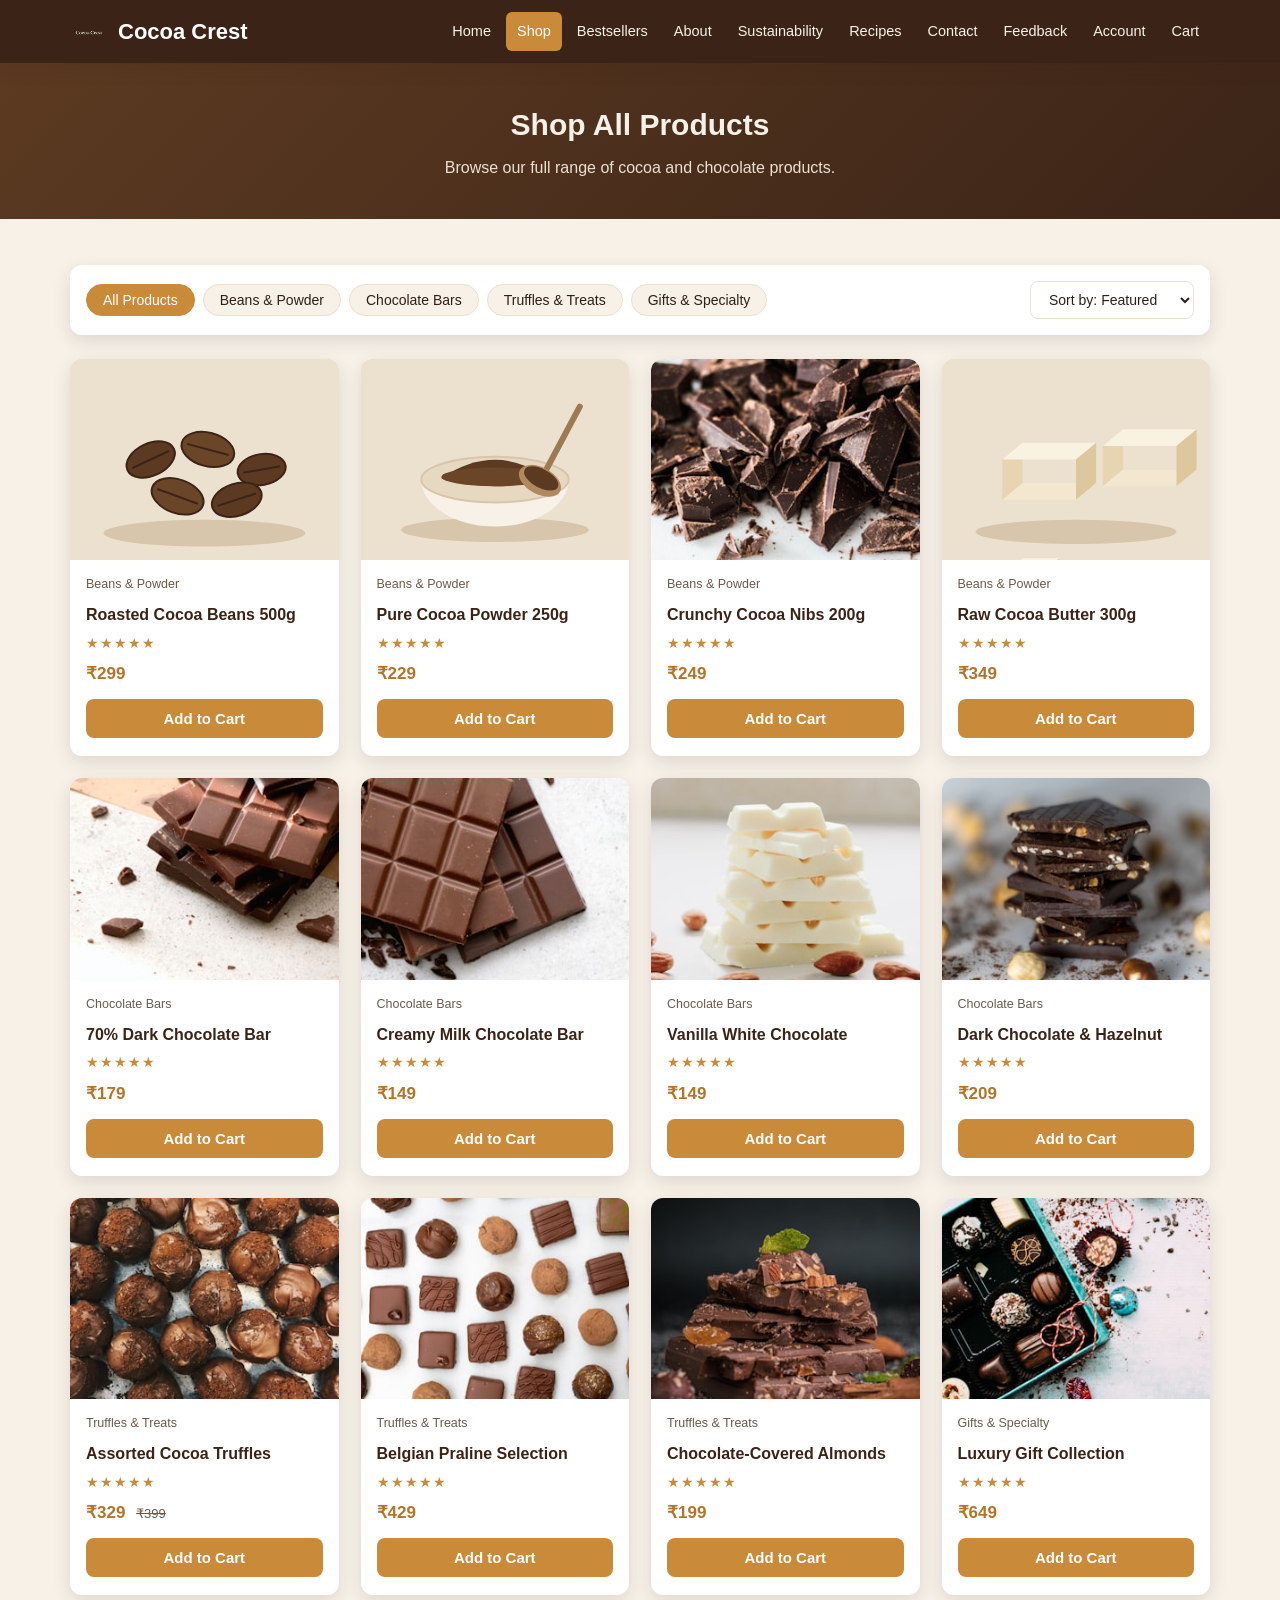
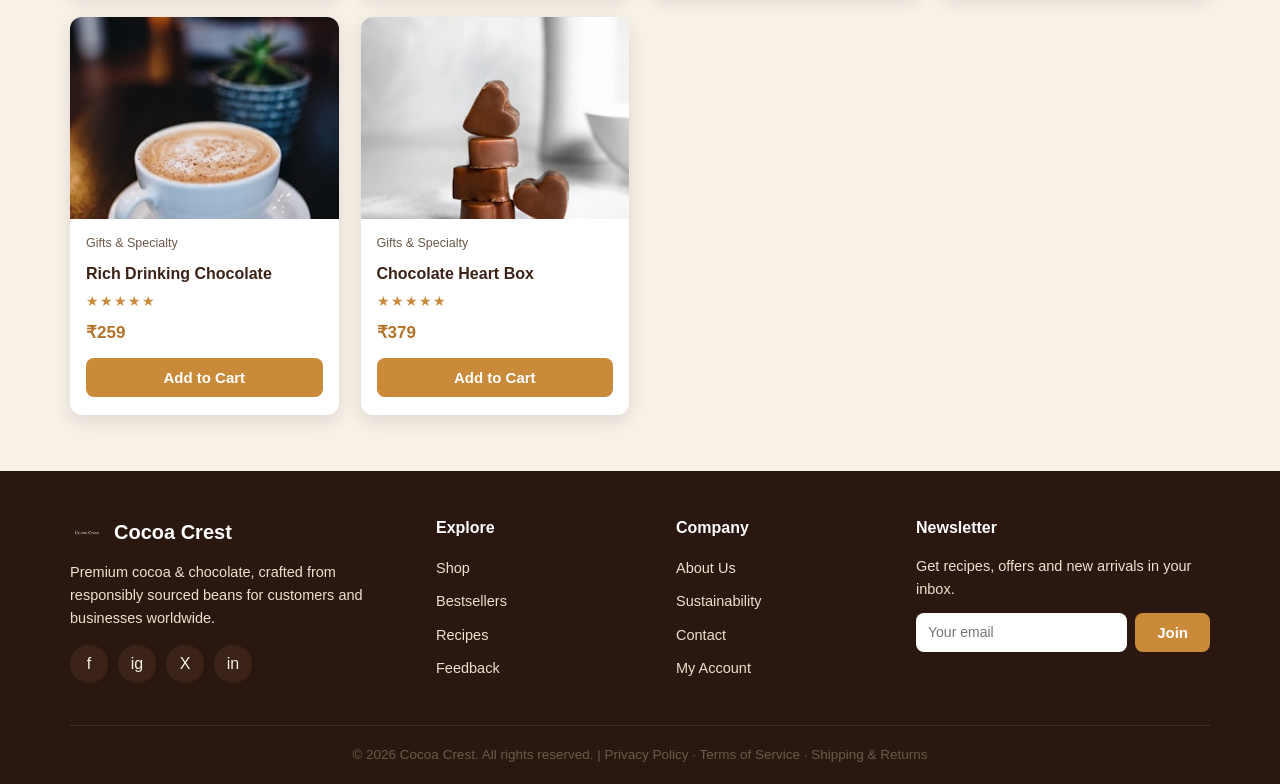
<file: shop.html>
<!DOCTYPE html>
<html lang="en">
<head>
  <meta charset="UTF-8">
  <meta name="viewport" content="width=device-width, initial-scale=1.0">
  <title>Shop | Cocoa Crest</title>
  <meta name="description" content="Shop the full Cocoa Crest range of cocoa and chocolate products.">
  <link rel="stylesheet" href="style.css">
</head>
<body>

  <header class="site-header">
    <div class="nav-inner">
      <a href="index.html" class="brand"><img src="images/logo-icon.png" alt="Cocoa Crest" class="brand-logo"> Cocoa Crest</a>
      <button class="nav-toggle" aria-label="Toggle navigation">&#9776;</button>
      <ul class="nav-links">
        <li><a href="index.html">Home</a></li>
        <li><a href="shop.html">Shop</a></li>
        <li><a href="bestsellers.html">Bestsellers</a></li>
        <li><a href="about.html">About</a></li>
        <li><a href="sustainability.html">Sustainability</a></li>
        <li><a href="recipes.html">Recipes</a></li>
        <li><a href="contact.html">Contact</a></li>
        <li><a href="feedback.html">Feedback</a></li>
        <li><a href="account.html">Account</a></li>
        <li><a href="cart.html">Cart <span class="badge cart-count">0</span></a></li>
      </ul>
    </div>
  </header>

  <section class="page-head">
    <div class="container">
      <h1>Shop All Products</h1>
      <p>Browse our full range of cocoa and chocolate products.</p>
    </div>
  </section>

  <section class="section">
    <div class="container">

      <div class="shop-toolbar">
        <div class="filter-chips" id="filter-chips">
          <button class="filter-chip active" data-filter="all">All Products</button>
          <button class="filter-chip" data-filter="Beans & Powder">Beans &amp; Powder</button>
          <button class="filter-chip" data-filter="Chocolate Bars">Chocolate Bars</button>
          <button class="filter-chip" data-filter="Truffles & Treats">Truffles &amp; Treats</button>
          <button class="filter-chip" data-filter="Gifts & Specialty">Gifts &amp; Specialty</button>
        </div>
        <select class="sort-select" id="sort-select">
          <option value="featured">Sort by: Featured</option>
          <option value="price-asc">Price: Low to High</option>
          <option value="price-desc">Price: High to Low</option>
          <option value="name-asc">Name: A to Z</option>
        </select>
      </div>

      <div class="product-grid" id="shop-grid">

        <article class="card" data-cat="Beans & Powder" data-name="Roasted Cocoa Beans 500g" data-price="299">
          <div class="thumb"><img src="images/cocoa-beans.svg" alt="Roasted Cocoa Beans 500g"></div>
          <div class="card-body">
            <span class="cat">Beans & Powder</span>
            <h3>Roasted Cocoa Beans 500g</h3>
            <div class="rating">&#9733;&#9733;&#9733;&#9733;&#9733;</div>
            <div class="price">₹299</div>
            <button class="btn btn-block" data-add data-id="cocoa-beans" data-name="Roasted Cocoa Beans 500g" data-price="299" data-img="images/cocoa-beans.svg">Add to Cart</button>
          </div>
        </article>

        <article class="card" data-cat="Beans & Powder" data-name="Pure Cocoa Powder 250g" data-price="229">
          <div class="thumb"><img src="images/cocoa-powder.svg" alt="Pure Cocoa Powder 250g"></div>
          <div class="card-body">
            <span class="cat">Beans & Powder</span>
            <h3>Pure Cocoa Powder 250g</h3>
            <div class="rating">&#9733;&#9733;&#9733;&#9733;&#9733;</div>
            <div class="price">₹229</div>
            <button class="btn btn-block" data-add data-id="cocoa-powder" data-name="Pure Cocoa Powder 250g" data-price="229" data-img="images/cocoa-powder.svg">Add to Cart</button>
          </div>
        </article>

        <article class="card" data-cat="Beans & Powder" data-name="Crunchy Cocoa Nibs 200g" data-price="249">
          <div class="thumb"><img src="images/choco-dark-chunks.jpg" alt="Crunchy Cocoa Nibs 200g"></div>
          <div class="card-body">
            <span class="cat">Beans & Powder</span>
            <h3>Crunchy Cocoa Nibs 200g</h3>
            <div class="rating">&#9733;&#9733;&#9733;&#9733;&#9733;</div>
            <div class="price">₹249</div>
            <button class="btn btn-block" data-add data-id="cocoa-nibs" data-name="Crunchy Cocoa Nibs 200g" data-price="249" data-img="images/choco-dark-chunks.jpg">Add to Cart</button>
          </div>
        </article>

        <article class="card" data-cat="Beans & Powder" data-name="Raw Cocoa Butter 300g" data-price="349">
          <div class="thumb"><img src="images/cocoa-butter.svg" alt="Raw Cocoa Butter 300g"></div>
          <div class="card-body">
            <span class="cat">Beans & Powder</span>
            <h3>Raw Cocoa Butter 300g</h3>
            <div class="rating">&#9733;&#9733;&#9733;&#9733;&#9733;</div>
            <div class="price">₹349</div>
            <button class="btn btn-block" data-add data-id="cocoa-butter" data-name="Raw Cocoa Butter 300g" data-price="349" data-img="images/cocoa-butter.svg">Add to Cart</button>
          </div>
        </article>

        <article class="card" data-cat="Chocolate Bars" data-name="70% Dark Chocolate Bar" data-price="179">
          <div class="thumb"><img src="images/dark-choco-bar.jpg" alt="70% Dark Chocolate Bar"></div>
          <div class="card-body">
            <span class="cat">Chocolate Bars</span>
            <h3>70% Dark Chocolate Bar</h3>
            <div class="rating">&#9733;&#9733;&#9733;&#9733;&#9733;</div>
            <div class="price">₹179</div>
            <button class="btn btn-block" data-add data-id="dark-bar" data-name="70% Dark Chocolate Bar" data-price="179" data-img="images/dark-choco-bar.jpg">Add to Cart</button>
          </div>
        </article>

        <article class="card" data-cat="Chocolate Bars" data-name="Creamy Milk Chocolate Bar" data-price="149">
          <div class="thumb"><img src="images/milk-choco-bar.jpg" alt="Creamy Milk Chocolate Bar"></div>
          <div class="card-body">
            <span class="cat">Chocolate Bars</span>
            <h3>Creamy Milk Chocolate Bar</h3>
            <div class="rating">&#9733;&#9733;&#9733;&#9733;&#9733;</div>
            <div class="price">₹149</div>
            <button class="btn btn-block" data-add data-id="milk-bar" data-name="Creamy Milk Chocolate Bar" data-price="149" data-img="images/milk-choco-bar.jpg">Add to Cart</button>
          </div>
        </article>

        <article class="card" data-cat="Chocolate Bars" data-name="Vanilla White Chocolate" data-price="149">
          <div class="thumb"><img src="images/white-chocolate.jpg" alt="Vanilla White Chocolate"></div>
          <div class="card-body">
            <span class="cat">Chocolate Bars</span>
            <h3>Vanilla White Chocolate</h3>
            <div class="rating">&#9733;&#9733;&#9733;&#9733;&#9733;</div>
            <div class="price">₹149</div>
            <button class="btn btn-block" data-add data-id="white-bar" data-name="Vanilla White Chocolate" data-price="149" data-img="images/white-chocolate.jpg">Add to Cart</button>
          </div>
        </article>

        <article class="card" data-cat="Chocolate Bars" data-name="Dark Chocolate & Hazelnut" data-price="209">
          <div class="thumb"><img src="images/dark-hazelnut.jpg" alt="Dark Chocolate & Hazelnut"></div>
          <div class="card-body">
            <span class="cat">Chocolate Bars</span>
            <h3>Dark Chocolate & Hazelnut</h3>
            <div class="rating">&#9733;&#9733;&#9733;&#9733;&#9733;</div>
            <div class="price">₹209</div>
            <button class="btn btn-block" data-add data-id="dark-hazelnut" data-name="Dark Chocolate & Hazelnut" data-price="209" data-img="images/dark-hazelnut.jpg">Add to Cart</button>
          </div>
        </article>

        <article class="card" data-cat="Truffles & Treats" data-name="Assorted Cocoa Truffles" data-price="329">
          <div class="thumb"><img src="images/truffles.jpg" alt="Assorted Cocoa Truffles"></div>
          <div class="card-body">
            <span class="cat">Truffles & Treats</span>
            <h3>Assorted Cocoa Truffles</h3>
            <div class="rating">&#9733;&#9733;&#9733;&#9733;&#9733;</div>
            <div class="price">₹329 <small>₹399</small></div>
            <button class="btn btn-block" data-add data-id="truffles" data-name="Assorted Cocoa Truffles" data-price="329" data-img="images/truffles.jpg">Add to Cart</button>
          </div>
        </article>

        <article class="card" data-cat="Truffles & Treats" data-name="Belgian Praline Selection" data-price="429">
          <div class="thumb"><img src="images/pralines.jpg" alt="Belgian Praline Selection"></div>
          <div class="card-body">
            <span class="cat">Truffles & Treats</span>
            <h3>Belgian Praline Selection</h3>
            <div class="rating">&#9733;&#9733;&#9733;&#9733;&#9733;</div>
            <div class="price">₹429</div>
            <button class="btn btn-block" data-add data-id="pralines" data-name="Belgian Praline Selection" data-price="429" data-img="images/pralines.jpg">Add to Cart</button>
          </div>
        </article>

        <article class="card" data-cat="Truffles & Treats" data-name="Chocolate-Covered Almonds" data-price="199">
          <div class="thumb"><img src="images/choco-almonds.jpg" alt="Chocolate-Covered Almonds"></div>
          <div class="card-body">
            <span class="cat">Truffles & Treats</span>
            <h3>Chocolate-Covered Almonds</h3>
            <div class="rating">&#9733;&#9733;&#9733;&#9733;&#9733;</div>
            <div class="price">₹199</div>
            <button class="btn btn-block" data-add data-id="choc-almonds" data-name="Chocolate-Covered Almonds" data-price="199" data-img="images/choco-almonds.jpg">Add to Cart</button>
          </div>
        </article>

        <article class="card" data-cat="Gifts & Specialty" data-name="Luxury Gift Collection" data-price="649">
          <div class="thumb"><img src="images/gift-box.jpg" alt="Luxury Gift Collection"></div>
          <div class="card-body">
            <span class="cat">Gifts & Specialty</span>
            <h3>Luxury Gift Collection</h3>
            <div class="rating">&#9733;&#9733;&#9733;&#9733;&#9733;</div>
            <div class="price">₹649</div>
            <button class="btn btn-block" data-add data-id="gift-box" data-name="Luxury Gift Collection" data-price="649" data-img="images/gift-box.jpg">Add to Cart</button>
          </div>
        </article>

        <article class="card" data-cat="Gifts & Specialty" data-name="Rich Drinking Chocolate" data-price="259">
          <div class="thumb"><img src="images/hot-choco.jpg" alt="Rich Drinking Chocolate"></div>
          <div class="card-body">
            <span class="cat">Gifts & Specialty</span>
            <h3>Rich Drinking Chocolate</h3>
            <div class="rating">&#9733;&#9733;&#9733;&#9733;&#9733;</div>
            <div class="price">₹259</div>
            <button class="btn btn-block" data-add data-id="drinking-choc" data-name="Rich Drinking Chocolate" data-price="259" data-img="images/hot-choco.jpg">Add to Cart</button>
          </div>
        </article>

        <article class="card" data-cat="Gifts & Specialty" data-name="Chocolate Heart Box" data-price="379">
          <div class="thumb"><img src="images/choco-hearts.jpg" alt="Chocolate Heart Box"></div>
          <div class="card-body">
            <span class="cat">Gifts & Specialty</span>
            <h3>Chocolate Heart Box</h3>
            <div class="rating">&#9733;&#9733;&#9733;&#9733;&#9733;</div>
            <div class="price">₹379</div>
            <button class="btn btn-block" data-add data-id="choc-hearts" data-name="Chocolate Heart Box" data-price="379" data-img="images/choco-hearts.jpg">Add to Cart</button>
          </div>
        </article>

      </div>
      <p class="no-results" id="no-results" style="display:none;">No products match this filter.</p>
    </div>
  </section>

  <footer class="site-footer">
    <div class="container">
      <div class="footer-grid">
        <div>
          <div class="footer-brand"><img src="images/logo-icon.png" alt="Cocoa Crest" class="brand-logo"> Cocoa Crest</div>
          <p>Premium cocoa &amp; chocolate, crafted from responsibly sourced beans for customers and businesses worldwide.</p>
          <div class="socials">
            <a href="#" aria-label="Facebook">f</a>
            <a href="#" aria-label="Instagram">ig</a>
            <a href="#" aria-label="X">X</a>
            <a href="#" aria-label="LinkedIn">in</a>
          </div>
        </div>
        <div>
          <h4>Explore</h4>
          <ul>
            <li><a href="shop.html">Shop</a></li>
            <li><a href="bestsellers.html">Bestsellers</a></li>
            <li><a href="recipes.html">Recipes</a></li>
            <li><a href="feedback.html">Feedback</a></li>
          </ul>
        </div>
        <div>
          <h4>Company</h4>
          <ul>
            <li><a href="about.html">About Us</a></li>
            <li><a href="sustainability.html">Sustainability</a></li>
            <li><a href="contact.html">Contact</a></li>
            <li><a href="account.html">My Account</a></li>
          </ul>
        </div>
        <div>
          <h4>Newsletter</h4>
          <p>Get recipes, offers and new arrivals in your inbox.</p>
          <form data-demo data-msg="Thanks for subscribing!">
            <div class="newsletter">
              <input type="email" placeholder="Your email" required>
              <button class="btn" type="submit">Join</button>
            </div>
            <div class="form-msg">Thanks for subscribing!</div>
          </form>
        </div>
      </div>
      <div class="footer-bottom">&copy; 2026 Cocoa Crest. All rights reserved. | <a href="#">Privacy Policy</a> &middot; <a href="#">Terms of Service</a> &middot; <a href="#">Shipping &amp; Returns</a></div>
    </div>
  </footer>

  <script src="script.js"></script>
</body>
</html>
</file>
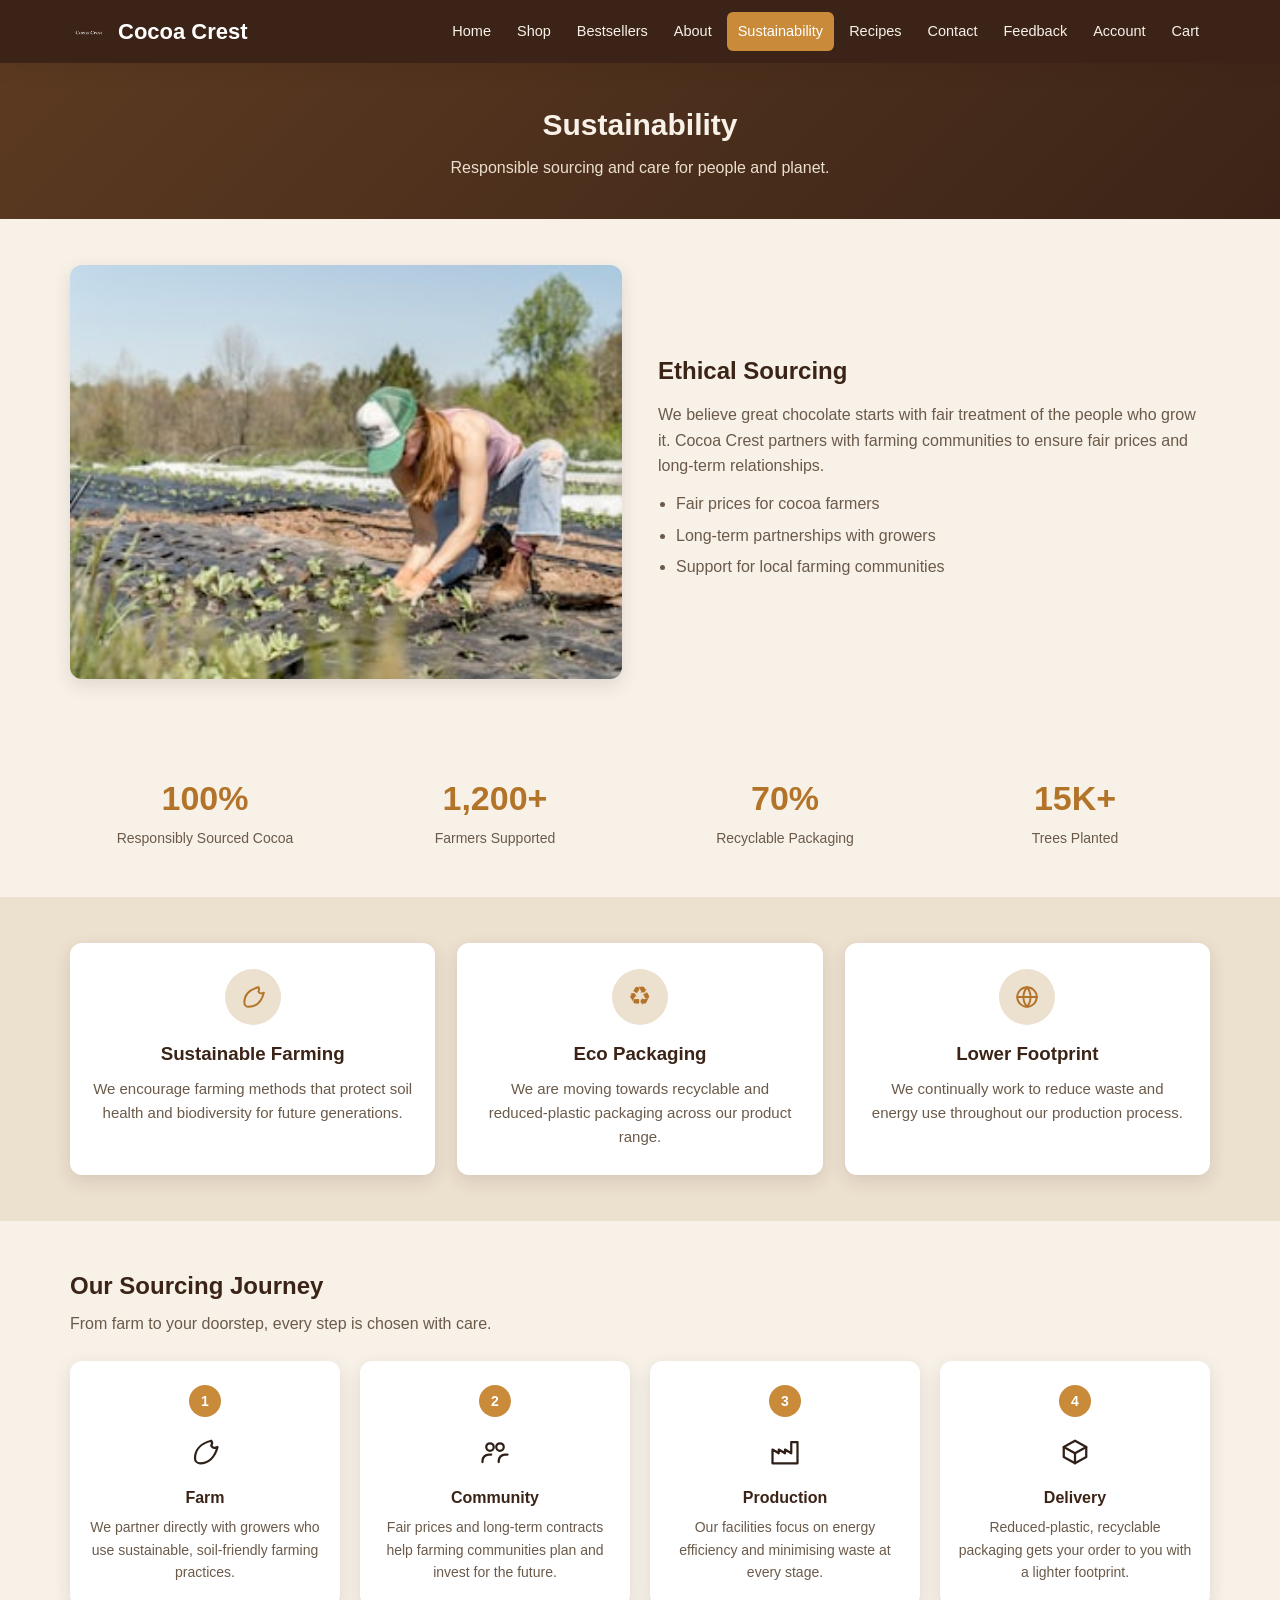
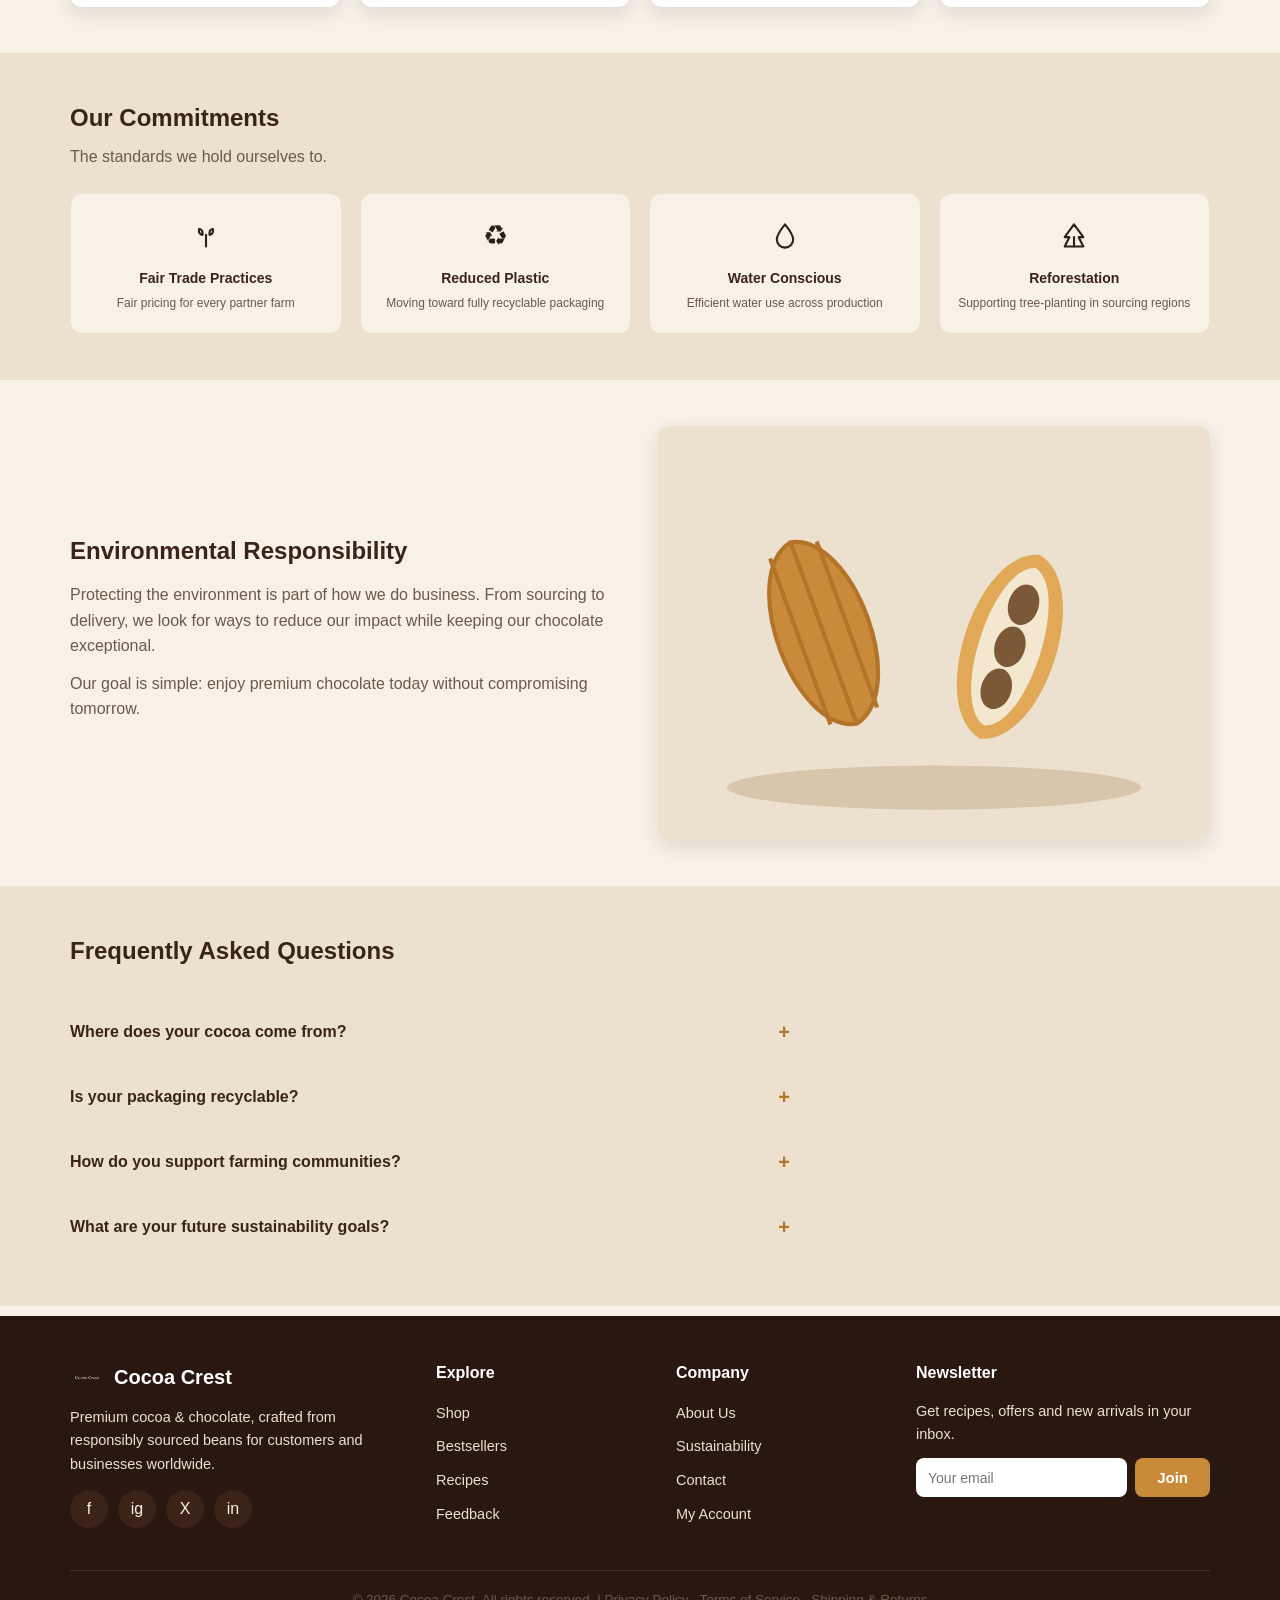
<file: sustainability.html>
<!DOCTYPE html>
<html lang="en">
<head>
  <meta charset="UTF-8">
  <meta name="viewport" content="width=device-width, initial-scale=1.0">
  <title>Sustainability | Cocoa Crest</title>
  <meta name="description" content="How Cocoa Crest sources responsibly and protects the environment.">
  <link rel="stylesheet" href="style.css">
</head>
<body>

  <header class="site-header">
    <div class="nav-inner">
      <a href="index.html" class="brand"><img src="images/logo-icon.png" alt="Cocoa Crest" class="brand-logo"> Cocoa Crest</a>
      <button class="nav-toggle" aria-label="Toggle navigation">&#9776;</button>
      <ul class="nav-links">
        <li><a href="index.html">Home</a></li>
        <li><a href="shop.html">Shop</a></li>
        <li><a href="bestsellers.html">Bestsellers</a></li>
        <li><a href="about.html">About</a></li>
        <li><a href="sustainability.html">Sustainability</a></li>
        <li><a href="recipes.html">Recipes</a></li>
        <li><a href="contact.html">Contact</a></li>
        <li><a href="feedback.html">Feedback</a></li>
        <li><a href="account.html">Account</a></li>
        <li><a href="cart.html">Cart <span class="badge cart-count">0</span></a></li>
      </ul>
    </div>
  </header>

  <section class="page-head">
    <div class="container">
      <h1>Sustainability</h1>
      <p>Responsible sourcing and care for people and planet.</p>
    </div>
  </section>

  <section class="section">
    <div class="container">
      <div class="split">
        <div class="img-col"><img src="images/farming.jpg" alt="Cocoa farming"></div>
        <div>
          <h2>Ethical Sourcing</h2>
          <p>We believe great chocolate starts with fair treatment of the people who grow it. Cocoa Crest partners with farming communities to ensure fair prices and long-term relationships.</p>
          <ul>
            <li>Fair prices for cocoa farmers</li>
            <li>Long-term partnerships with growers</li>
            <li>Support for local farming communities</li>
          </ul>
        </div>
      </div>
    </div>
  </section>

  <section class="section">
    <div class="container">
      <div class="stats-strip">
        <div><span class="stat-num">100%</span><span class="stat-label">Responsibly Sourced Cocoa</span></div>
        <div><span class="stat-num">1,200+</span><span class="stat-label">Farmers Supported</span></div>
        <div><span class="stat-num">70%</span><span class="stat-label">Recyclable Packaging</span></div>
        <div><span class="stat-num">15K+</span><span class="stat-label">Trees Planted</span></div>
      </div>
    </div>
  </section>

  <section class="section section-alt">
    <div class="container">
      <div class="feature-grid">
        <div class="feature"><div class="icon"><svg class="icon-svg" width="1em" height="1em" viewBox="0 0 24 24" fill="none" stroke="currentColor" stroke-width="1.8" stroke-linecap="round" stroke-linejoin="round" ><path d="M17 3C9 5 4 10 4 17a4 4 0 0 0 4 4c7 0 12-5 14-13-2 1-4 1-5-1 1-2 1-3 0-4z"/></svg></div><h3>Sustainable Farming</h3><p>We encourage farming methods that protect soil health and biodiversity for future generations.</p></div>
        <div class="feature"><div class="icon">&#9851;</div><h3>Eco Packaging</h3><p>We are moving towards recyclable and reduced-plastic packaging across our product range.</p></div>
        <div class="feature"><div class="icon"><svg class="icon-svg" width="1em" height="1em" viewBox="0 0 24 24" fill="none" stroke="currentColor" stroke-width="1.8" stroke-linecap="round" stroke-linejoin="round" ><circle cx="12" cy="12" r="9"/><line x1="3" y1="12" x2="21" y2="12"/><path d="M12 3a14 14 0 0 1 0 18 14 14 0 0 1 0-18z"/></svg></div><h3>Lower Footprint</h3><p>We continually work to reduce waste and energy use throughout our production process.</p></div>
      </div>
    </div>
  </section>

  <section class="section">
    <div class="container">
      <div class="section-head">
        <div>
          <h2 class="section-title">Our Sourcing Journey</h2>
          <p>From farm to your doorstep, every step is chosen with care.</p>
        </div>
      </div>
      <div class="process-steps">
        <div class="process-step">
          <div class="step-num">1</div>
          <div class="icon"><svg class="icon-svg" width="1em" height="1em" viewBox="0 0 24 24" fill="none" stroke="currentColor" stroke-width="1.8" stroke-linecap="round" stroke-linejoin="round" ><path d="M17 3C9 5 4 10 4 17a4 4 0 0 0 4 4c7 0 12-5 14-13-2 1-4 1-5-1 1-2 1-3 0-4z"/></svg></div>
          <h4>Farm</h4>
          <p>We partner directly with growers who use sustainable, soil-friendly farming practices.</p>
        </div>
        <div class="process-step">
          <div class="step-num">2</div>
          <div class="icon"><svg class="icon-svg" width="1em" height="1em" viewBox="0 0 24 24" fill="none" stroke="currentColor" stroke-width="1.8" stroke-linecap="round" stroke-linejoin="round" ><circle cx="8" cy="8" r="3"/><circle cx="16" cy="8" r="3"/><path d="M2 20v-1a5 5 0 0 1 5-5h2"/><path d="M15 20v-1a5 5 0 0 1 5-5h2"/></svg></div>
          <h4>Community</h4>
          <p>Fair prices and long-term contracts help farming communities plan and invest for the future.</p>
        </div>
        <div class="process-step">
          <div class="step-num">3</div>
          <div class="icon"><svg class="icon-svg" width="1em" height="1em" viewBox="0 0 24 24" fill="none" stroke="currentColor" stroke-width="1.8" stroke-linecap="round" stroke-linejoin="round" ><path d="M2 21V10l5 3V10l5 3V10l5 3V4h5v17H2z"/></svg></div>
          <h4>Production</h4>
          <p>Our facilities focus on energy efficiency and minimising waste at every stage.</p>
        </div>
        <div class="process-step">
          <div class="step-num">4</div>
          <div class="icon"><svg class="icon-svg" width="1em" height="1em" viewBox="0 0 24 24" fill="none" stroke="currentColor" stroke-width="1.8" stroke-linecap="round" stroke-linejoin="round" ><path d="M21 8l-9-5-9 5 9 5 9-5z"/><path d="M3 8v8l9 5 9-5V8"/><path d="M12 13v8"/></svg></div>
          <h4>Delivery</h4>
          <p>Reduced-plastic, recyclable packaging gets your order to you with a lighter footprint.</p>
        </div>
      </div>
    </div>
  </section>

  <section class="section section-alt">
    <div class="container">
      <div class="section-head">
        <div>
          <h2 class="section-title">Our Commitments</h2>
          <p>The standards we hold ourselves to.</p>
        </div>
      </div>
      <div class="badge-grid">
        <div class="commit-badge"><div class="icon"><svg class="icon-svg" width="1em" height="1em" viewBox="0 0 24 24" fill="none" stroke="currentColor" stroke-width="1.8" stroke-linecap="round" stroke-linejoin="round" ><path d="M12 21V11"/><path d="M9 11a3 3 0 0 1-3-3V6a3 3 0 0 1 3 3z"/><path d="M15 11a3 3 0 0 0 3-3V6a3 3 0 0 0-3 3z"/></svg></div><h4>Fair Trade Practices</h4><p>Fair pricing for every partner farm</p></div>
        <div class="commit-badge"><div class="icon">&#9851;</div><h4>Reduced Plastic</h4><p>Moving toward fully recyclable packaging</p></div>
        <div class="commit-badge"><div class="icon"><svg class="icon-svg" width="1em" height="1em" viewBox="0 0 24 24" fill="none" stroke="currentColor" stroke-width="1.8" stroke-linecap="round" stroke-linejoin="round" ><path d="M12 2s7 8.7 7 13a7 7 0 0 1-14 0c0-4.3 7-13 7-13z"/></svg></div><h4>Water Conscious</h4><p>Efficient water use across production</p></div>
        <div class="commit-badge"><div class="icon"><svg class="icon-svg" width="1em" height="1em" viewBox="0 0 24 24" fill="none" stroke="currentColor" stroke-width="1.8" stroke-linecap="round" stroke-linejoin="round" ><path d="M12 2 4 13h4l-4 8h16l-4-8h4z"/><line x1="12" y1="21" x2="12" y2="13"/></svg></div><h4>Reforestation</h4><p>Supporting tree-planting in sourcing regions</p></div>
      </div>
    </div>
  </section>

  <section class="section">
    <div class="container">
      <div class="split reverse">
        <div>
          <h2>Environmental Responsibility</h2>
          <p>Protecting the environment is part of how we do business. From sourcing to delivery, we look for ways to reduce our impact while keeping our chocolate exceptional.</p>
          <p>Our goal is simple: enjoy premium chocolate today without compromising tomorrow.</p>
        </div>
        <div class="img-col"><img src="images/cocoa-pod.svg" alt="Cocoa pod"></div>
      </div>
    </div>
  </section>

  <section class="section section-alt">
    <div class="container">
      <div class="section-head">
        <div>
          <h2 class="section-title">Frequently Asked Questions</h2>
        </div>
      </div>
      <div style="max-width:720px;">
        <details class="faq-item">
          <summary>Where does your cocoa come from?</summary>
          <p>We source cocoa from partner farms across several growing regions, chosen for both bean quality and their commitment to sustainable practices.</p>
        </details>
        <details class="faq-item">
          <summary>Is your packaging recyclable?</summary>
          <p>Most of our packaging is already recyclable or low-plastic, and we're actively working toward full recyclability across every product line.</p>
        </details>
        <details class="faq-item">
          <summary>How do you support farming communities?</summary>
          <p>Through fair pricing, long-term partnerships and programs that help farmers invest in their land and communities for the long run.</p>
        </details>
        <details class="faq-item">
          <summary>What are your future sustainability goals?</summary>
          <p>We're working toward 100% recyclable packaging, expanding our reforestation efforts, and increasing the number of farming communities we directly support.</p>
        </details>
      </div>
    </div>
  </section>

  <footer class="site-footer">
    <div class="container">
      <div class="footer-grid">
        <div>
          <div class="footer-brand"><img src="images/logo-icon.png" alt="Cocoa Crest" class="brand-logo"> Cocoa Crest</div>
          <p>Premium cocoa &amp; chocolate, crafted from responsibly sourced beans for customers and businesses worldwide.</p>
          <div class="socials">
            <a href="#" aria-label="Facebook">f</a>
            <a href="#" aria-label="Instagram">ig</a>
            <a href="#" aria-label="X">X</a>
            <a href="#" aria-label="LinkedIn">in</a>
          </div>
        </div>
        <div>
          <h4>Explore</h4>
          <ul>
            <li><a href="shop.html">Shop</a></li>
            <li><a href="bestsellers.html">Bestsellers</a></li>
            <li><a href="recipes.html">Recipes</a></li>
            <li><a href="feedback.html">Feedback</a></li>
          </ul>
        </div>
        <div>
          <h4>Company</h4>
          <ul>
            <li><a href="about.html">About Us</a></li>
            <li><a href="sustainability.html">Sustainability</a></li>
            <li><a href="contact.html">Contact</a></li>
            <li><a href="account.html">My Account</a></li>
          </ul>
        </div>
        <div>
          <h4>Newsletter</h4>
          <p>Get recipes, offers and new arrivals in your inbox.</p>
          <form data-demo data-msg="Thanks for subscribing!">
            <div class="newsletter">
              <input type="email" placeholder="Your email" required>
              <button class="btn" type="submit">Join</button>
            </div>
            <div class="form-msg">Thanks for subscribing!</div>
          </form>
        </div>
      </div>
      <div class="footer-bottom">&copy; 2026 Cocoa Crest. All rights reserved. | <a href="#">Privacy Policy</a> &middot; <a href="#">Terms of Service</a> &middot; <a href="#">Shipping &amp; Returns</a></div>
    </div>
  </footer>

  <script src="script.js"></script>
</body>
</html>
</file>
<file: style.css>
/* ============================================================
   Cocoa Crest - Global Stylesheet
   Modern, clean, responsive cocoa & chocolate company website
   ============================================================ */

:root {
  --cocoa-darkest: #2a1810;
  --cocoa-dark: #3b2417;
  --cocoa: #5c3a21;
  --cocoa-light: #7b5836;
  --caramel: #c98a3a;
  --caramel-dark: #b3742a;
  --cream: #f7f1e8;
  --cream-dark: #ece0cf;
  --text: #2e2018;
  --text-soft: #6b5a4a;
  --white: #ffffff;
  --shadow: 0 6px 18px rgba(59, 36, 23, 0.12);
  --shadow-lg: 0 14px 34px rgba(59, 36, 23, 0.20);
  --radius: 12px;
  --radius-sm: 8px;
  --maxw: 1180px;
  --trans: 0.25s ease;
}

* { box-sizing: border-box; margin: 0; padding: 0; }

html { scroll-behavior: smooth; }

body {
  font-family: "Segoe UI", Roboto, "Helvetica Neue", Arial, sans-serif;
  color: var(--text);
  background: var(--cream);
  line-height: 1.6;
  font-size: 16px;
}

img { max-width: 100%; display: block; }

a { color: inherit; text-decoration: none; }

.container {
  width: 100%;
  max-width: var(--maxw);
  margin: 0 auto;
  padding: 0 20px;
}

/* ---------- Buttons ---------- */
.btn {
  display: inline-block;
  background: var(--caramel);
  color: var(--white);
  padding: 11px 22px;
  border: none;
  border-radius: var(--radius-sm);
  font-size: 15px;
  font-weight: 600;
  cursor: pointer;
  transition: var(--trans);
}
.btn:hover { background: var(--caramel-dark); transform: translateY(-2px); }

.btn-outline {
  background: transparent;
  color: var(--cocoa);
  border: 2px solid var(--cocoa-light);
}
.btn-outline:hover { background: var(--cocoa); color: var(--white); transform: translateY(-2px); }

.btn-block { display: block; width: 100%; text-align: center; }

/* ---------- Header / Navigation ---------- */
.site-header {
  background: var(--cocoa-dark);
  color: var(--cream);
  position: sticky;
  top: 0;
  z-index: 1000;
  box-shadow: var(--shadow);
}
.nav-inner {
  display: flex;
  align-items: center;
  justify-content: space-between;
  gap: 18px;
  padding: 12px 20px;
  max-width: var(--maxw);
  margin: 0 auto;
}
.brand {
  display: flex;
  align-items: center;
  gap: 10px;
  font-size: 22px;
  font-weight: 700;
  color: var(--white);
  white-space: nowrap;
}
.brand .logo {
  width: 34px;
  height: 34px;
  background: var(--caramel);
  border-radius: 50%;
  display: grid;
  place-items: center;
  font-size: 18px;
}
.brand-logo {
  height: 38px;
  width: auto;
  display: block;
}
.footer-brand .brand-logo {
  height: 34px;
  width: auto;
}
.nav-links {
  list-style: none;
  display: flex;
  flex-wrap: nowrap;
  align-items: center;
  gap: 4px;
}
.nav-links a {
  display: block;
  padding: 8px 11px;
  border-radius: 6px;
  font-size: 14.5px;
  font-weight: 500;
  color: var(--cream);
  transition: var(--trans);
  white-space: nowrap;
}
.nav-links a:hover { background: var(--cocoa); color: var(--white); }
.nav-links a.active { background: var(--caramel); color: var(--white); }
.nav-links a .badge {
  background: var(--caramel);
  color: var(--white);
  font-size: 11px;
  font-weight: 700;
  padding: 1px 7px;
  border-radius: 20px;
  margin-left: 4px;
}
.nav-links a.active .badge { background: var(--cocoa-dark); }

.nav-toggle {
  display: none;
  background: transparent;
  border: none;
  color: var(--cream);
  font-size: 26px;
  cursor: pointer;
  line-height: 1;
}

/* ---------- Page heading band ---------- */
.page-head {
  background: linear-gradient(135deg, var(--cocoa) 0%, var(--cocoa-dark) 100%);
  color: var(--cream);
  padding: 38px 0;
  text-align: center;
}
.page-head h1 { font-size: 30px; margin-bottom: 6px; }
.page-head p { color: var(--cream-dark); max-width: 640px; margin: 0 auto; }

/* ---------- Section ---------- */
.section { padding: 46px 0; }
.section-alt { background: var(--cream-dark); }
.section-title {
  font-size: 24px;
  margin-bottom: 6px;
  color: var(--cocoa-dark);
}
.section-head {
  display: flex;
  align-items: flex-end;
  justify-content: space-between;
  flex-wrap: wrap;
  gap: 10px;
  margin-bottom: 24px;
}
.section-head p { color: var(--text-soft); }
.section-head a { color: var(--caramel-dark); font-weight: 600; }

/* ---------- Product grid & cards ---------- */
.product-grid {
  display: grid;
  grid-template-columns: repeat(4, 1fr);
  gap: 22px;
}
.product-grid.cols-3 { grid-template-columns: repeat(3, 1fr); }

.card {
  background: var(--white);
  border-radius: var(--radius);
  overflow: hidden;
  box-shadow: var(--shadow);
  transition: var(--trans);
  display: flex;
  flex-direction: column;
}
.card:hover { transform: translateY(-6px); box-shadow: var(--shadow-lg); }

.card .thumb {
  position: relative;
  aspect-ratio: 4 / 3;
  overflow: hidden;
  background: var(--cream-dark);
}
.card .thumb img {
  width: 100%;
  height: 100%;
  object-fit: cover;
  transition: transform 0.4s ease;
}
.card:hover .thumb img { transform: scale(1.07); }
.card .tag {
  position: absolute;
  top: 10px;
  left: 10px;
  background: var(--caramel);
  color: var(--white);
  font-size: 12px;
  font-weight: 600;
  padding: 3px 10px;
  border-radius: 20px;
}
.card-body { padding: 14px 16px 18px; display: flex; flex-direction: column; flex: 1; }
.card-body h3 { font-size: 16px; margin-bottom: 4px; color: var(--cocoa-dark); }
.card-body .cat { font-size: 12.5px; color: var(--text-soft); margin-bottom: 8px; }
.card-body .price {
  font-size: 17px;
  font-weight: 700;
  color: var(--caramel-dark);
  margin-bottom: 12px;
}
.card-body .price small {
  font-weight: 400;
  color: var(--text-soft);
  text-decoration: line-through;
  margin-left: 6px;
  font-size: 13px;
}
.card-body .btn { margin-top: auto; }

.rating { color: var(--caramel); font-size: 14px; margin-bottom: 6px; letter-spacing: 1px; }

/* ---------- Hero (home, lightweight - no big banner) ---------- */
.intro-strip {
  background: var(--white);
  border-bottom: 1px solid var(--cream-dark);
}
.intro-strip .container {
  display: flex;
  flex-wrap: wrap;
  align-items: center;
  justify-content: space-between;
  gap: 16px;
  padding-top: 24px;
  padding-bottom: 24px;
}
.intro-strip h2 { font-size: 22px; color: var(--cocoa-dark); }
.intro-strip p { color: var(--text-soft); }

/* ---------- Category tiles ---------- */
.cat-grid {
  display: grid;
  grid-template-columns: repeat(4, 1fr);
  gap: 16px;
}
.cat-tile {
  position: relative;
  border-radius: var(--radius);
  overflow: hidden;
  aspect-ratio: 3 / 2;
  box-shadow: var(--shadow);
  transition: var(--trans);
}
.cat-tile:hover { transform: translateY(-4px); box-shadow: var(--shadow-lg); }
.cat-tile img { width: 100%; height: 100%; object-fit: cover; }
.cat-tile span {
  position: absolute;
  left: 0; right: 0; bottom: 0;
  padding: 14px;
  background: linear-gradient(to top, rgba(42,24,16,0.85), transparent);
  color: var(--white);
  font-weight: 600;
}

/* ---------- Reviews ---------- */
.review-grid {
  display: grid;
  grid-template-columns: repeat(3, 1fr);
  gap: 22px;
}
.review {
  background: var(--white);
  border-radius: var(--radius);
  padding: 22px;
  box-shadow: var(--shadow);
  transition: var(--trans);
}
.review:hover { transform: translateY(-4px); box-shadow: var(--shadow-lg); }
.review .rating { margin-bottom: 10px; }
.review p { color: var(--text-soft); margin-bottom: 14px; font-style: italic; }
.review .who { display: flex; align-items: center; gap: 12px; }
.review .who .avatar {
  width: 42px; height: 42px; border-radius: 50%;
  background: var(--caramel); color: var(--white);
  display: grid; place-items: center; font-weight: 700;
}
.review .who strong { display: block; color: var(--cocoa-dark); }
.review .who small { color: var(--text-soft); }

/* ---------- Feature / info blocks ---------- */
.feature-grid {
  display: grid;
  grid-template-columns: repeat(3, 1fr);
  gap: 22px;
}
.feature {
  background: var(--white);
  border-radius: var(--radius);
  padding: 26px 22px;
  box-shadow: var(--shadow);
  text-align: center;
  transition: var(--trans);
}
.feature:hover { transform: translateY(-4px); box-shadow: var(--shadow-lg); }
.feature .icon {
  width: 56px; height: 56px; margin: 0 auto 14px;
  background: var(--cream-dark); color: var(--caramel-dark);
  border-radius: 50%; display: grid; place-items: center; font-size: 26px;
}
.feature h3 { color: var(--cocoa-dark); margin-bottom: 8px; }
.feature p { color: var(--text-soft); font-size: 15px; }

/* ---------- Two column content ---------- */
.split {
  display: grid;
  grid-template-columns: 1fr 1fr;
  gap: 36px;
  align-items: center;
}
.split img { border-radius: var(--radius); box-shadow: var(--shadow); width: 100%; }
.split h2 { color: var(--cocoa-dark); font-size: 24px; margin-bottom: 12px; }
.split p { color: var(--text-soft); margin-bottom: 12px; }
.split ul { color: var(--text-soft); margin: 0 0 12px 18px; }
.split ul li { margin-bottom: 6px; }

/* ---------- Forms ---------- */
.form-card {
  background: var(--white);
  border-radius: var(--radius);
  padding: 28px;
  box-shadow: var(--shadow);
}
.form-row { margin-bottom: 16px; }
.form-row label {
  display: block;
  font-weight: 600;
  margin-bottom: 6px;
  font-size: 14.5px;
  color: var(--cocoa-dark);
}
.form-row input,
.form-row textarea,
.form-row select {
  width: 100%;
  padding: 11px 13px;
  border: 1.5px solid var(--cream-dark);
  border-radius: var(--radius-sm);
  font-size: 15px;
  font-family: inherit;
  background: var(--cream);
  transition: var(--trans);
}
.form-row input:focus,
.form-row textarea:focus,
.form-row select:focus {
  outline: none;
  border-color: var(--caramel);
  background: var(--white);
}
.form-row textarea { resize: vertical; min-height: 120px; }
.form-grid-2 { display: grid; grid-template-columns: 1fr 1fr; gap: 16px; }

.form-note {
  background: var(--cream-dark);
  border-left: 4px solid var(--caramel);
  padding: 10px 14px;
  border-radius: var(--radius-sm);
  font-size: 14px;
  color: var(--text-soft);
  margin-bottom: 18px;
}
.form-msg {
  margin-top: 14px;
  padding: 12px 14px;
  border-radius: var(--radius-sm);
  background: #e7f4e4;
  color: #2e6b27;
  font-weight: 600;
  display: none;
}
.form-msg.show { display: block; }

/* ---------- Star rating input ---------- */
.star-input { display: inline-flex; flex-direction: row-reverse; gap: 4px; font-size: 30px; }
.star-input input { display: none; }
.star-input label { color: var(--cream-dark); cursor: pointer; transition: var(--trans); }
.star-input input:checked ~ label,
.star-input label:hover,
.star-input label:hover ~ label { color: var(--caramel); }

/* ---------- Tabs (account page) ---------- */
.tabs { display: flex; gap: 6px; margin-bottom: 22px; flex-wrap: wrap; }
.tab-btn {
  background: var(--cream-dark);
  border: none;
  padding: 10px 20px;
  border-radius: var(--radius-sm);
  font-size: 15px;
  font-weight: 600;
  color: var(--text-soft);
  cursor: pointer;
  transition: var(--trans);
}
.tab-btn.active { background: var(--caramel); color: var(--white); }
.tab-panel { display: none; }
.tab-panel.active { display: block; }

/* ---------- Contact info list ---------- */
.contact-list { list-style: none; }
.contact-list li {
  display: flex;
  align-items: flex-start;
  gap: 14px;
  margin-bottom: 20px;
}
.contact-list .ico {
  width: 44px; height: 44px; flex: none;
  background: var(--cream-dark); color: var(--caramel-dark);
  border-radius: 50%; display: grid; place-items: center; font-size: 20px;
}
.contact-list strong { display: block; color: var(--cocoa-dark); }
.contact-list span { color: var(--text-soft); }

/* ---------- Cart table ---------- */
.cart-table { width: 100%; border-collapse: collapse; background: var(--white); border-radius: var(--radius); overflow: hidden; box-shadow: var(--shadow); }
.cart-table th, .cart-table td { padding: 14px 16px; text-align: left; border-bottom: 1px solid var(--cream-dark); vertical-align: middle; }
.cart-table th { background: var(--cocoa-dark); color: var(--cream); font-size: 14px; }
.cart-table .item { display: flex; align-items: center; gap: 12px; }
.cart-table .item img { width: 60px; height: 60px; object-fit: cover; border-radius: var(--radius-sm); }
.cart-table .item strong { color: var(--cocoa-dark); }
.qty { display: inline-flex; align-items: center; border: 1.5px solid var(--cream-dark); border-radius: var(--radius-sm); overflow: hidden; }
.qty button { width: 30px; height: 32px; border: none; background: var(--cream); cursor: pointer; font-size: 16px; color: var(--cocoa); }
.qty button:hover { background: var(--cream-dark); }
.qty span { width: 38px; text-align: center; font-weight: 600; }
.remove { background: none; border: none; color: #b3402a; cursor: pointer; font-size: 14px; font-weight: 600; }
.remove:hover { text-decoration: underline; }

.cart-layout { display: grid; grid-template-columns: 1fr 320px; gap: 26px; align-items: start; }
.summary {
  background: var(--white);
  border-radius: var(--radius);
  padding: 22px;
  box-shadow: var(--shadow);
}
.summary h3 { color: var(--cocoa-dark); margin-bottom: 16px; }
.summary .line { display: flex; justify-content: space-between; margin-bottom: 10px; color: var(--text-soft); }
.summary .total { display: flex; justify-content: space-between; font-size: 19px; font-weight: 700; color: var(--cocoa-dark); border-top: 2px solid var(--cream-dark); padding-top: 14px; margin-top: 6px; margin-bottom: 16px; }

.empty-state { text-align: center; padding: 50px 20px; color: var(--text-soft); }
.empty-state .big { display: flex; justify-content: center; margin-bottom: 10px; color: var(--caramel-dark); }

/* ---------- Recipes ---------- */
.recipe-card .card-body p { color: var(--text-soft); font-size: 14.5px; margin-bottom: 10px; }
.meta { display: flex; gap: 14px; font-size: 13px; color: var(--text-soft); margin-bottom: 10px; }
.meta span { display: inline-flex; align-items: center; gap: 4px; }

/* ---------- Footer ---------- */
.site-footer {
  background: var(--cocoa-darkest);
  color: var(--cream-dark);
  padding: 44px 0 0;
  margin-top: 10px;
}
.footer-grid {
  display: grid;
  grid-template-columns: 1.6fr 1fr 1fr 1.4fr;
  gap: 30px;
}
.site-footer h4 { color: var(--white); margin-bottom: 14px; font-size: 16px; }
.site-footer p { font-size: 14.5px; margin-bottom: 12px; }
.site-footer ul { list-style: none; }
.site-footer ul li { margin-bottom: 8px; }
.site-footer ul a { font-size: 14.5px; transition: var(--trans); }
.site-footer ul a:hover { color: var(--caramel); padding-left: 4px; }
.footer-brand { display: flex; align-items: center; gap: 10px; color: var(--white); font-size: 20px; font-weight: 700; margin-bottom: 12px; }
.footer-brand .logo { width: 32px; height: 32px; background: var(--caramel); border-radius: 50%; display: grid; place-items: center; }
.newsletter { display: flex; gap: 8px; margin-top: 8px; }
.newsletter input { flex: 1; padding: 10px 12px; border: none; border-radius: var(--radius-sm); font-size: 14px; }
.socials { display: flex; gap: 10px; margin-top: 14px; }
.socials a {
  width: 38px; height: 38px; border-radius: 50%;
  background: var(--cocoa-dark); display: grid; place-items: center;
  color: var(--cream); transition: var(--trans); font-size: 16px;
}
.socials a:hover { background: var(--caramel); transform: translateY(-3px); }
.footer-bottom {
  border-top: 1px solid rgba(255,255,255,0.1);
  margin-top: 36px;
  padding: 18px 0;
  text-align: center;
  font-size: 13.5px;
  color: var(--text-soft);
}

/* ---------- Toast ---------- */
.toast {
  position: fixed;
  bottom: 24px;
  left: 50%;
  transform: translateX(-50%) translateY(120%);
  background: var(--cocoa-dark);
  color: var(--white);
  padding: 13px 22px;
  border-radius: var(--radius-sm);
  box-shadow: var(--shadow-lg);
  font-weight: 600;
  z-index: 2000;
  opacity: 0;
  transition: transform 0.35s ease, opacity 0.35s ease;
}
.toast.show { transform: translateX(-50%) translateY(0); opacity: 1; }

/* ---------- Utilities ---------- */
.text-center { text-align: center; }
.mt-1 { margin-top: 10px; }
.mt-2 { margin-top: 20px; }
.muted { color: var(--text-soft); }
.lead { font-size: 17px; color: var(--text-soft); }

/* ============================================================
   Responsive
   ============================================================ */
@media (max-width: 1024px) {
  .product-grid { grid-template-columns: repeat(3, 1fr); }
  .cat-grid { grid-template-columns: repeat(3, 1fr); }
  .footer-grid { grid-template-columns: 1fr 1fr; }
}

@media (max-width: 860px) {
  .nav-toggle { display: block; }
  .nav-links {
    position: absolute;
    top: 100%;
    left: 0;
    right: 0;
    flex-direction: column;
    align-items: stretch;
    gap: 0;
    background: var(--cocoa-dark);
    padding: 8px 14px 16px;
    box-shadow: var(--shadow);
    display: none;
  }
  .nav-links.open { display: flex; }
  .nav-links a { padding: 11px 12px; border-radius: 6px; }
  .cart-layout { grid-template-columns: 1fr; }
  .split { grid-template-columns: 1fr; }
  .split.reverse .img-col { order: -1; }
}

@media (max-width: 680px) {
  .product-grid, .product-grid.cols-3 { grid-template-columns: repeat(2, 1fr); }
  .cat-grid { grid-template-columns: repeat(2, 1fr); }
  .review-grid, .feature-grid { grid-template-columns: 1fr; }
  .footer-grid { grid-template-columns: 1fr; }
  .form-grid-2 { grid-template-columns: 1fr; }
  .section { padding: 34px 0; }
  .cart-table thead { display: none; }
  .cart-table, .cart-table tbody, .cart-table tr, .cart-table td { display: block; width: 100%; }
  .cart-table tr { margin-bottom: 14px; border-radius: var(--radius); overflow: hidden; box-shadow: var(--shadow); }
  .cart-table td { border: none; border-bottom: 1px solid var(--cream-dark); display: flex; justify-content: space-between; align-items: center; }
  .cart-table td::before { content: attr(data-label); font-weight: 600; color: var(--cocoa-dark); }
  .cart-table .item { justify-content: flex-end; }
}

@media (max-width: 420px) {
  .product-grid, .product-grid.cols-3, .cat-grid { grid-template-columns: 1fr; }
  .page-head h1 { font-size: 24px; }
}

/* ---------- Recipe Modal ---------- */
.recipe-modal-overlay {
  display: none;
  position: fixed;
  inset: 0;
  background: rgba(42, 24, 16, 0.55);
  z-index: 1000;
  padding: 24px;
  overflow-y: auto;
}
.recipe-modal-overlay.show { display: flex; align-items: flex-start; justify-content: center; }
.recipe-modal {
  background: var(--white);
  border-radius: var(--radius);
  max-width: 640px;
  width: 100%;
  margin-top: 40px;
  padding: 32px;
  position: relative;
  box-shadow: var(--shadow-lg);
}
.recipe-modal-close {
  position: absolute;
  top: 14px;
  right: 16px;
  background: none;
  border: none;
  font-size: 28px;
  line-height: 1;
  cursor: pointer;
  color: var(--text-soft);
}
.recipe-modal-close:hover { color: var(--cocoa-dark); }
.recipe-modal h2 { color: var(--cocoa-dark); margin-bottom: 8px; }
.recipe-modal .meta { margin: 6px 0 18px; color: var(--text-soft); font-size: 14px; }
.recipe-modal .meta span { margin-right: 16px; }
.recipe-modal h3 { margin: 18px 0 8px; color: var(--cocoa); font-size: 17px; }
.recipe-modal ul, .recipe-modal ol { padding-left: 20px; }
.recipe-modal li { margin-bottom: 6px; }

/* ---------- Reviews ---------- */
.review.new-review { border-left: 3px solid var(--caramel); }

/* ---------- Stats Strip ---------- */
.stats-strip {
  display: grid;
  grid-template-columns: repeat(4, 1fr);
  gap: 20px;
  text-align: center;
}
.stats-strip .stat-num {
  font-size: 34px;
  font-weight: 700;
  color: var(--caramel-dark);
  display: block;
}
.stats-strip .stat-label {
  color: var(--text-soft);
  font-size: 14px;
  margin-top: 4px;
}
@media (max-width: 680px) {
  .stats-strip { grid-template-columns: repeat(2, 1fr); }
}

/* ---------- Timeline ---------- */
.timeline {
  position: relative;
  margin-top: 30px;
  padding-left: 28px;
  border-left: 3px solid var(--cream-dark);
}
.timeline-item { position: relative; padding-bottom: 30px; }
.timeline-item:last-child { padding-bottom: 0; }
.timeline-item::before {
  content: "";
  position: absolute;
  left: -35px;
  top: 4px;
  width: 14px;
  height: 14px;
  border-radius: 50%;
  background: var(--caramel);
  border: 3px solid var(--white);
  box-shadow: 0 0 0 2px var(--caramel);
}
.timeline-item .year { font-weight: 700; color: var(--cocoa-dark); font-size: 15px; }
.timeline-item h4 { margin: 4px 0 4px; color: var(--cocoa); }
.timeline-item p { color: var(--text-soft); font-size: 15px; }

/* ---------- Process Steps ---------- */
.process-steps {
  display: grid;
  grid-template-columns: repeat(4, 1fr);
  gap: 20px;
  margin-top: 24px;
}
.process-step {
  text-align: center;
  background: var(--white);
  border-radius: var(--radius);
  padding: 24px 16px;
  box-shadow: var(--shadow);
  position: relative;
}
.process-step .step-num {
  width: 32px;
  height: 32px;
  line-height: 32px;
  border-radius: 50%;
  background: var(--caramel);
  color: var(--white);
  font-weight: 700;
  margin: 0 auto 12px;
  font-size: 14px;
}
.process-step .icon { font-size: 30px; margin-bottom: 8px; }
.process-step h4 { color: var(--cocoa-dark); margin-bottom: 6px; }
.process-step p { color: var(--text-soft); font-size: 14px; }
@media (max-width: 680px) {
  .process-steps { grid-template-columns: 1fr 1fr; }
}

/* ---------- Badges / Commitments ---------- */
.badge-grid {
  display: grid;
  grid-template-columns: repeat(4, 1fr);
  gap: 18px;
  margin-top: 24px;
}
.commit-badge {
  text-align: center;
  padding: 20px 14px;
  background: var(--cream);
  border: 1px solid var(--cream-dark);
  border-radius: var(--radius);
}
.commit-badge .icon { font-size: 28px; margin-bottom: 8px; }
.commit-badge h4 { font-size: 14px; color: var(--cocoa-dark); margin-bottom: 4px; }
.commit-badge p { font-size: 12px; color: var(--text-soft); }
@media (max-width: 680px) {
  .badge-grid { grid-template-columns: 1fr 1fr; }
}

/* ---------- Simple FAQ / Accordion ---------- */
.faq-item {
  border-bottom: 1px solid var(--cream-dark);
  padding: 16px 0;
}
.faq-item summary {
  cursor: pointer;
  font-weight: 600;
  color: var(--cocoa-dark);
  list-style: none;
  display: flex;
  justify-content: space-between;
  align-items: center;
}
.faq-item summary::-webkit-details-marker { display: none; }
.faq-item summary::after { content: "+"; font-size: 20px; color: var(--caramel-dark); }
.faq-item[open] summary::after { content: "\2212"; }
.faq-item p { color: var(--text-soft); margin-top: 10px; font-size: 15px; }

/* ---------- Shop Filters ---------- */
.shop-toolbar {
  display: flex;
  flex-wrap: wrap;
  align-items: center;
  justify-content: space-between;
  gap: 14px;
  margin-bottom: 24px;
  padding: 16px;
  background: var(--white);
  border-radius: var(--radius);
  box-shadow: var(--shadow);
}
.filter-chips { display: flex; flex-wrap: wrap; gap: 8px; }
.filter-chip {
  border: 1px solid var(--cream-dark);
  background: var(--cream);
  color: var(--text);
  padding: 7px 16px;
  border-radius: 999px;
  font-size: 14px;
  cursor: pointer;
  transition: var(--trans);
}
.filter-chip:hover { background: var(--cream-dark); }
.filter-chip.active { background: var(--caramel); color: var(--white); border-color: var(--caramel); }
.sort-select {
  padding: 9px 14px;
  border-radius: var(--radius-sm);
  border: 1px solid var(--cream-dark);
  background: var(--white);
  color: var(--text);
  font-size: 14px;
  cursor: pointer;
}
.no-results { text-align: center; padding: 40px 20px; color: var(--text-soft); grid-column: 1 / -1; }

/* ---------- Inline SVG icons (replace emoji for cross-platform reliability) ---------- */
.icon-svg { vertical-align: -0.15em; flex-shrink: 0; }
.feature .icon .icon-svg,
.process-step .icon .icon-svg,
.commit-badge .icon .icon-svg { width: 1em; height: 1em; }
</file>
